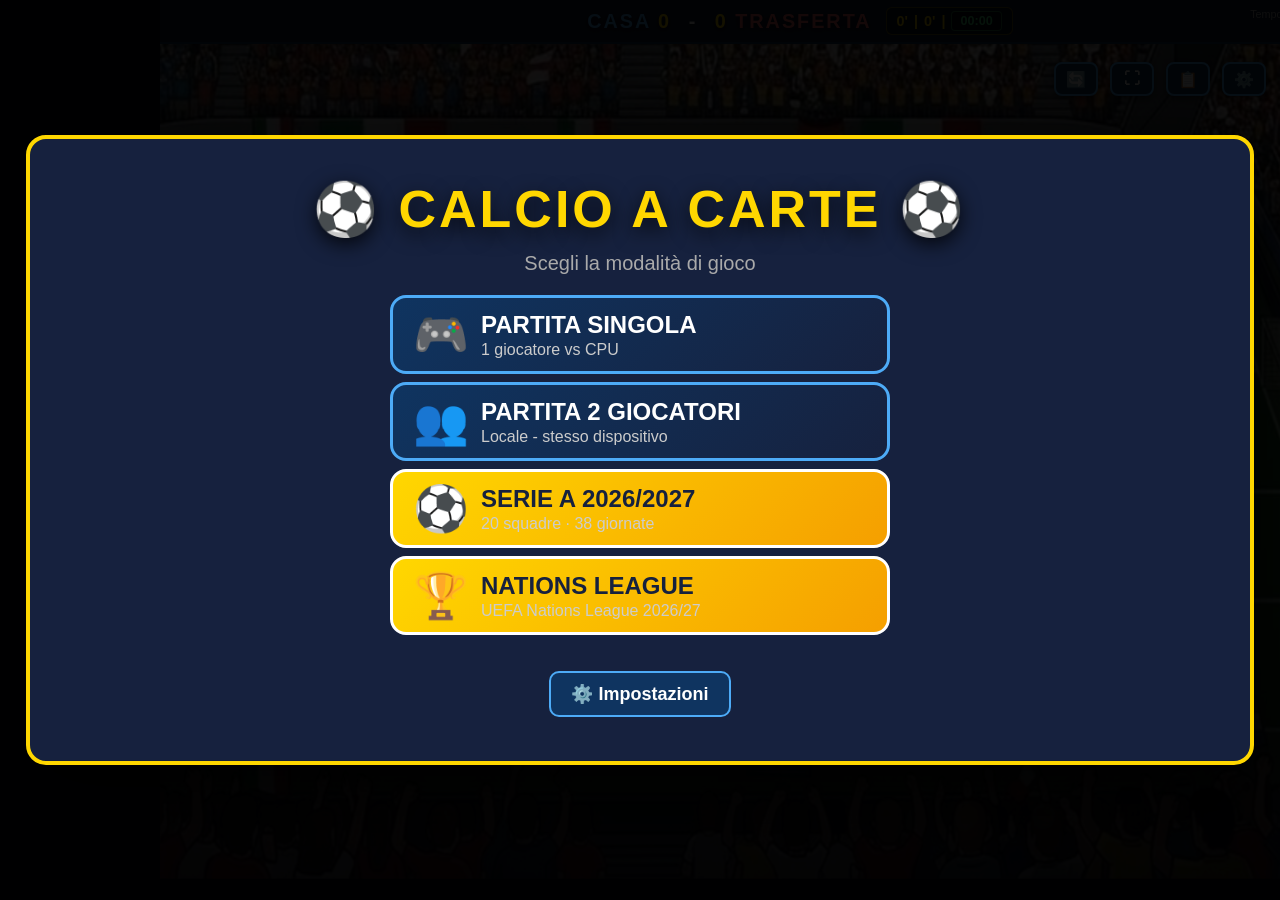
<file: index.html>
<!DOCTYPE html>
<html lang="it">
<head>
<meta charset="UTF-8">
<!-- Viewport fissa 1600px: su cellulare mostra la scena identica al PC, scalata -->
<meta name="viewport" content="width=1600, user-scalable=yes, viewport-fit=cover">
<meta name="apple-mobile-web-app-capable" content="yes">
<meta name="mobile-web-app-capable" content="yes">
<meta name="apple-mobile-web-app-status-bar-style" content="black-translucent">
<meta name="theme-color" content="#0a0a15">
<title>Calcio a Carte</title>
<link rel="icon" href="data:image/svg+xml,<svg xmlns='http://www.w3.org/2000/svg' viewBox='0 0 100 100'><text y='.9em' font-size='90'>⚽</text></svg>">
<link rel="manifest" href="manifest.json">
<link rel="stylesheet" href="style.css">
</head>
<body>

<div class="avviso-ruota" id="avviso-ruota">
  <div class="icona-ruota">📱</div>
  <h2>RUOTA IL DISPOSITIVO</h2>
  <p>Per giocare a Calcio a Carte, ruota il telefono in orizzontale (landscape).</p>
</div>

<div class="app" id="app">
  <div class="topbar">
    <div class="risultato-wrapper">
      <div class="risultato">
        <span class="casa" id="nome-casa">CASA</span>
        <span id="punteggio-casa">0</span>
        <span class="sep">-</span>
        <span id="punteggio-trasferta">0</span>
        <span class="trasferta" id="nome-trasferta">TRASFERTA</span>
      </div>
      <div class="minuto">
        <span class="parziale" id="minuto-parziale">0'</span>
        <span class="sep-min">|</span>
        <span class="totale" id="minuto-totale">0'</span>
        <span class="sep-min">|</span>
        <span class="timer" id="timer-partita">00:00</span>
      </div>
    </div>
    <div class="info-top">Tempo <span id="tempo">1°</span> · Mano <span id="mano">1</span>/46<br>Palla <span id="zona-palla">Z3</span> · <span id="attacco-lato">→</span></div>
  </div>
  <div class="topbar-buttons">
    <button class="btn-icona" onclick="apriSostituzioni()" id="btn-sostituzioni" title="Sostituzioni">🔄</button>
    <button class="btn-icona" onclick="toggleFullscreen()" id="btn-fullscreen" title="Schermo intero">⛶</button>
    <button class="btn-icona" onclick="apriLog()">📋</button>
    <button class="btn-icona" onclick="apriImpostazioni()">⚙️</button>
  </div>

  <div class="banner-top" id="banner-top">
    <div class="info-mano"><div class="titolo" id="titolo-mano">Contrasto</div><div class="turno-label" id="turno-label"></div></div>
    <div class="riga-alta">
      <div class="pila-bonus-wrapper"><div class="pila-bonus"><div class="pila-titolo">BONUS</div><div class="pila-carte" id="bonus-pila"></div><div class="pila-count bonus" id="bonus-count">12</div></div></div>
      <div class="bonus-tu-wrapper"><div class="bonus-label">I TUOI BONUS</div><div class="bonus-slots" id="bonus-slots-tu"><div class="bonus-slot" data-slot="0"></div><div class="bonus-slot" data-slot="1"></div><div class="bonus-slot" data-slot="2"></div></div></div>
      <div class="pile-wrapper" style="display:flex; gap:18px; align-items:center;">
        <div class="pila"><div class="pila-titolo">MAZZO</div><div class="pila-carte" id="mazzo-pila"></div><div class="pila-count mazzo" id="mazzo-count">0</div></div>
        <div class="pila"><div class="pila-titolo">SCARTI</div><div class="pila-carte" id="scarti-pila"></div><div class="pila-count scarto" id="scarti-count">0</div></div>
      </div>
      <div class="bonus-cpu-slots"><div class="bonus-cpu-label">CPU</div><div class="bonus-cpu-slot" id="bonus-cpu-slot-0"></div><div class="bonus-cpu-slot" id="bonus-cpu-slot-1"></div><div class="bonus-cpu-slot" id="bonus-cpu-slot-2"></div></div>
    </div>
  </div>

  <div class="carte-overlay" id="carte-overlay">
    <div class="carte-overlay-inner">
      <div class="carte-overlay-titolo" id="carte-overlay-titolo">SCEGLI UNA CARTA</div>
      <div class="carte-overlay-sottotitolo" id="carte-overlay-sottotitolo">Seme: Palla ⚽</div>
      <div class="carte-overlay-riga">
        <div class="seme-carta-wrapper"><div class="seme-carta-label" id="seme-carta-label">SEME GUIDA</div><div id="slot-cpu-carta"></div></div>
        <div class="carte-overlay-carte" id="carte-overlay-carte"></div>
      </div>
      <div class="info-carte"><span>Mazzo: <strong id="info-mazzo">52</strong></span><span>Scarti: <strong id="info-scarti">0</strong></span><span>Streak: <strong id="info-streak">0</strong>/3</span></div>
      <div class="carte-overlay-azioni" id="azioni-container"></div>
    </div>
  </div>

  <div class="area-gioco">
    <div class="scena-wrapper" id="scena-wrapper">
      <div class="scena" id="scena">
        <div class="stadio-sfondo"></div>
        <div class="campo-area"><div class="zone" id="zone"></div></div>
        <div class="palla-volante" id="palla-volante"></div>
        <div class="flash-vincitore" id="flash"></div>
      </div>
    </div>
  </div>
</div>

<div class="bonus-choice-overlay" id="bonus-choice-overlay"><div class="bonus-choice-box"><div class="bonus-choice-titolo" id="bonus-choice-titolo">USA CARTA BONUS?</div><div class="bonus-choice-sottotitolo" id="bonus-choice-sottotitolo">Vuoi usare questa carta?</div><div class="bonus-choice-carta" id="bonus-choice-carta"><span class="icona-grande" id="bonus-choice-icona">⭐</span><span class="nome" id="bonus-choice-nome">Contrasto Sicuro</span></div><div class="bonus-choice-azioni" id="bonus-choice-azioni"></div><div class="bonus-choice-timer" id="bonus-choice-timer"></div></div></div>

<div class="goal-banner" id="goal-banner"><div class="goal-banner-text" id="goal-banner-text">GGGOOOAAALLL</div></div>
<div class="moneta-animazione nascosta" id="moneta-animazione"><div class="moneta-gira" id="moneta-gira">🪙</div><div class="moneta-testo" id="moneta-testo">Lancio della moneta...</div></div>
<div class="bonus-banner" id="bonus-banner"></div>

<div class="banner-mano" id="banner-mano">
  <div class="banner-mano-box">
    <div class="banner-mano-vincitore" id="banner-vincitore">TU VINCI!</div>
    <div class="banner-mano-carte">
      <div class="banner-mano-carta casa"><div class="chi">Casa</div><div id="banner-carta-casa"></div></div>
      <div class="banner-mano-vs">VS</div>
      <div class="banner-mano-carta seme-centrale"><div class="chi">Seme</div><div id="banner-carta-seme"></div></div>
      <div class="banner-mano-vs">VS</div>
      <div class="banner-mano-carta trasferta"><div class="chi">Trasferta</div><div id="banner-carta-trasferta"></div></div>
    </div>
    <div class="banner-mano-seme" id="banner-seme">Seme: Palla ⚽</div>
    <div class="banner-mano-motivo" id="banner-motivo"></div>
  </div>
</div>

<div class="modale" id="modale"><div class="modale-box" id="modale-box"></div></div>

<div id="banner-riavvio" style="display:none; position:fixed; inset:0; background:rgba(0,0,0,0.85); z-index:9999; align-items:center; justify-content:center; flex-direction:column; gap:20px;">
  <h2 style="color:#ffd700; font-size:36px; text-align:center;">Vuoi ricominciare la partita?</h2>
  <div style="display:flex; gap:20px;">
    <button class="primario" onclick="eseguiRiavvio()" style="font-size:24px; padding:20px 40px;">SÌ</button>
    <button onclick="annullaRiavvio()" style="font-size:24px; padding:20px 40px; background:#8B2020; border-color:#ff6b6b;">NO</button>
  </div>
</div>

<!-- ============================================================
     SCHERMATA DIFFICOLTÀ
     ============================================================ -->
<div class="difficolta-screen" id="difficolta-screen">
  <div class="difficolta-box">
    <div class="difficolta-titolo">SCEGLI DIFFICOLTÀ</div>
    <div class="difficolta-sottotitolo">Numero di carte in mano (vale per entrambi)</div>
    <div class="difficolta-lista">
      <button class="difficolta-btn" onclick="selezionaDifficolta('facile')">
        <div class="diff-icona">🟢</div>
        <div class="diff-testo">
          <div class="diff-nome">FACILE</div>
          <div class="diff-descr">5 carte in mano · più scelta, più possibilità</div>
        </div>
      </button>
      <button class="difficolta-btn" onclick="selezionaDifficolta('normale')">
        <div class="diff-icona">🟡</div>
        <div class="diff-testo">
          <div class="diff-nome">NORMALE</div>
          <div class="diff-descr">4 carte in mano · equilibrio</div>
        </div>
      </button>
      <button class="difficolta-btn" onclick="selezionaDifficolta('difficile')">
        <div class="diff-icona">🔴</div>
        <div class="diff-testo">
          <div class="diff-nome">DIFFICILE</div>
          <div class="diff-descr">3 carte in mano · meno scelta, più tensione</div>
        </div>
      </button>
    </div>
  </div>
</div>

<script>
  // Blocca bounce e pinch-to-zoom su iOS Safari (non blocca i tap singoli)
  document.addEventListener('touchmove', function(e) {
    if (e.touches.length > 1) e.preventDefault();
  }, { passive: false });
  document.addEventListener('gesturestart', function(e) { e.preventDefault(); });
  document.addEventListener('gesturechange', function(e) { e.preventDefault(); });
  document.addEventListener('gestureend', function(e) { e.preventDefault(); });
</script>

<script src="divise.js"></script>
<script src="ammonizioni.js"></script>
<script src="nazionali.js"></script>
<script src="game.js"></script>
</body>
</html>
</file>
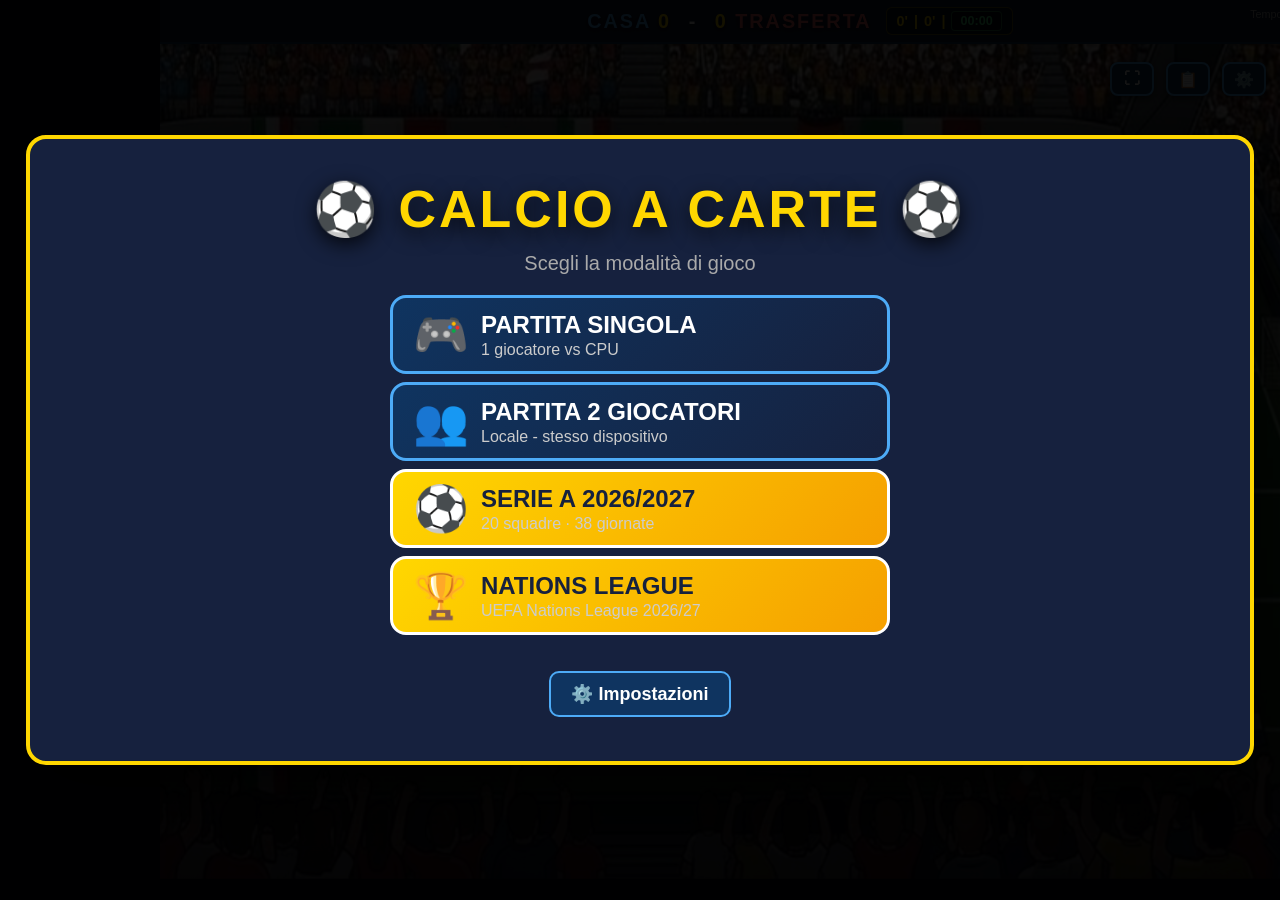
<file:  index.html>
<!DOCTYPE html>
<html lang="it">
<head>
<meta charset="UTF-8">
<!-- Viewport fissa 1600px: su cellulare mostra la scena identica al PC, scalata -->
<meta name="viewport" content="width=1600, user-scalable=yes, viewport-fit=cover">
<meta name="apple-mobile-web-app-capable" content="yes">
<meta name="mobile-web-app-capable" content="yes">
<meta name="apple-mobile-web-app-status-bar-style" content="black-translucent">
<meta name="theme-color" content="#0a0a15">
<title>Calcio a Carte</title>
<link rel="icon" href="data:image/svg+xml,<svg xmlns='http://www.w3.org/2000/svg' viewBox='0 0 100 100'><text y='.9em' font-size='90'>⚽</text></svg>">
<link rel="manifest" href="manifest.json">
<link rel="stylesheet" href="style.css">
</head>
<body>

<div class="avviso-ruota" id="avviso-ruota">
  <div class="icona-ruota">📱</div>
  <h2>RUOTA IL DISPOSITIVO</h2>
  <p>Per giocare a Calcio a Carte, ruota il telefono in orizzontale (landscape).</p>
</div>

<div class="app" id="app">
  <div class="topbar">
    <div class="risultato-wrapper">
      <div class="risultato">
        <span class="casa" id="nome-casa">CASA</span>
        <span id="punteggio-casa">0</span>
        <span class="sep">-</span>
        <span id="punteggio-trasferta">0</span>
        <span class="trasferta" id="nome-trasferta">TRASFERTA</span>
      </div>
      <div class="minuto">
        <span class="parziale" id="minuto-parziale">0'</span>
        <span class="sep-min">|</span>
        <span class="totale" id="minuto-totale">0'</span>
        <span class="sep-min">|</span>
        <span class="timer" id="timer-partita">00:00</span>
      </div>
    </div>
    <div class="info-top">Tempo <span id="tempo">1°</span> · Mano <span id="mano">1</span>/46<br>Palla <span id="zona-palla">Z3</span> · <span id="attacco-lato">→</span></div>
  </div>
  <div class="topbar-buttons">
    <button class="btn-icona" onclick="toggleFullscreen()" id="btn-fullscreen" title="Schermo intero">⛶</button>
    <button class="btn-icona" onclick="apriLog()">📋</button>
    <button class="btn-icona" onclick="apriImpostazioni()">⚙️</button>
  </div>

  <div class="banner-top" id="banner-top">
    <div class="info-mano"><div class="titolo" id="titolo-mano">Contrasto</div><div class="turno-label" id="turno-label"></div></div>
    <div class="riga-alta">
      <div class="pila-bonus-wrapper"><div class="pila-bonus"><div class="pila-titolo">BONUS</div><div class="pila-carte" id="bonus-pila"></div><div class="pila-count bonus" id="bonus-count">12</div></div></div>
      <div class="bonus-tu-wrapper"><div class="bonus-label">I TUOI BONUS</div><div class="bonus-slots" id="bonus-slots-tu"><div class="bonus-slot" data-slot="0"></div><div class="bonus-slot" data-slot="1"></div><div class="bonus-slot" data-slot="2"></div></div></div>
      <div class="pile-wrapper" style="display:flex; gap:18px; align-items:center;">
        <div class="pila"><div class="pila-titolo">MAZZO</div><div class="pila-carte" id="mazzo-pila"></div><div class="pila-count mazzo" id="mazzo-count">0</div></div>
        <div class="pila"><div class="pila-titolo">SCARTI</div><div class="pila-carte" id="scarti-pila"></div><div class="pila-count scarto" id="scarti-count">0</div></div>
      </div>
      <div class="bonus-cpu-slots"><div class="bonus-cpu-label">CPU</div><div class="bonus-cpu-slot" id="bonus-cpu-slot-0"></div><div class="bonus-cpu-slot" id="bonus-cpu-slot-1"></div><div class="bonus-cpu-slot" id="bonus-cpu-slot-2"></div></div>
    </div>
  </div>

  <div class="carte-overlay" id="carte-overlay">
    <div class="carte-overlay-inner">
      <div class="carte-overlay-titolo" id="carte-overlay-titolo">SCEGLI UNA CARTA</div>
      <div class="carte-overlay-sottotitolo" id="carte-overlay-sottotitolo">Seme: Palla ⚽</div>
      <div class="carte-overlay-riga">
        <div class="seme-carta-wrapper"><div class="seme-carta-label" id="seme-carta-label">SEME GUIDA</div><div id="slot-cpu-carta"></div></div>
        <div class="carte-overlay-carte" id="carte-overlay-carte"></div>
      </div>
      <div class="info-carte"><span>Mazzo: <strong id="info-mazzo">52</strong></span><span>Scarti: <strong id="info-scarti">0</strong></span><span>Streak: <strong id="info-streak">0</strong>/3</span></div>
      <div class="carte-overlay-azioni" id="azioni-container"></div>
    </div>
  </div>

  <div class="area-gioco">
    <div class="scena-wrapper" id="scena-wrapper">
      <div class="scena" id="scena">
        <div class="stadio-sfondo"></div>
        <div class="campo-area"><div class="zone" id="zone"></div></div>
        <div class="palla-volante" id="palla-volante"></div>
        <div class="flash-vincitore" id="flash"></div>
      </div>
    </div>
  </div>
</div>

<div class="bonus-choice-overlay" id="bonus-choice-overlay"><div class="bonus-choice-box"><div class="bonus-choice-titolo" id="bonus-choice-titolo">USA CARTA BONUS?</div><div class="bonus-choice-sottotitolo" id="bonus-choice-sottotitolo">Vuoi usare questa carta?</div><div class="bonus-choice-carta" id="bonus-choice-carta"><span class="icona-grande" id="bonus-choice-icona">⭐</span><span class="nome" id="bonus-choice-nome">Contrasto Sicuro</span></div><div class="bonus-choice-azioni" id="bonus-choice-azioni"></div><div class="bonus-choice-timer" id="bonus-choice-timer"></div></div></div>

<div class="goal-banner" id="goal-banner"><div class="goal-banner-text" id="goal-banner-text">GGGOOOAAALLL</div></div>
<div class="moneta-animazione nascosta" id="moneta-animazione"><div class="moneta-gira" id="moneta-gira">🪙</div><div class="moneta-testo" id="moneta-testo">Lancio della moneta...</div></div>
<div class="bonus-banner" id="bonus-banner"></div>

<div class="banner-mano" id="banner-mano">
  <div class="banner-mano-box">
    <div class="banner-mano-vincitore" id="banner-vincitore">TU VINCI!</div>
    <div class="banner-mano-carte">
      <div class="banner-mano-carta casa"><div class="chi">Casa</div><div id="banner-carta-casa"></div></div>
      <div class="banner-mano-vs">VS</div>
      <div class="banner-mano-carta seme-centrale"><div class="chi">Seme</div><div id="banner-carta-seme"></div></div>
      <div class="banner-mano-vs">VS</div>
      <div class="banner-mano-carta trasferta"><div class="chi">Trasferta</div><div id="banner-carta-trasferta"></div></div>
    </div>
    <div class="banner-mano-seme" id="banner-seme">Seme: Palla ⚽</div>
    <div class="banner-mano-motivo" id="banner-motivo"></div>
  </div>
</div>

<div class="modale" id="modale"><div class="modale-box" id="modale-box"></div></div>

<div id="banner-riavvio" style="display:none; position:fixed; inset:0; background:rgba(0,0,0,0.85); z-index:9999; align-items:center; justify-content:center; flex-direction:column; gap:20px;">
  <h2 style="color:#ffd700; font-size:36px; text-align:center;">Vuoi ricominciare la partita?</h2>
  <div style="display:flex; gap:20px;">
    <button class="primario" onclick="eseguiRiavvio()" style="font-size:24px; padding:20px 40px;">SÌ</button>
    <button onclick="annullaRiavvio()" style="font-size:24px; padding:20px 40px; background:#8B2020; border-color:#ff6b6b;">NO</button>
  </div>
</div>

<script>
  // Blocca bounce e pinch-to-zoom su iOS Safari (non blocca i tap singoli)
  document.addEventListener('touchmove', function(e) {
    if (e.touches.length > 1) e.preventDefault();
  }, { passive: false });
  document.addEventListener('gesturestart', function(e) { e.preventDefault(); });
  document.addEventListener('gesturechange', function(e) { e.preventDefault(); });
  document.addEventListener('gestureend', function(e) { e.preventDefault(); });
</script>

<script src="divise.js"></script>
<script src="ammonizioni.js"></script>
<script src="game.js"></script>
</body>
</html>
</file>
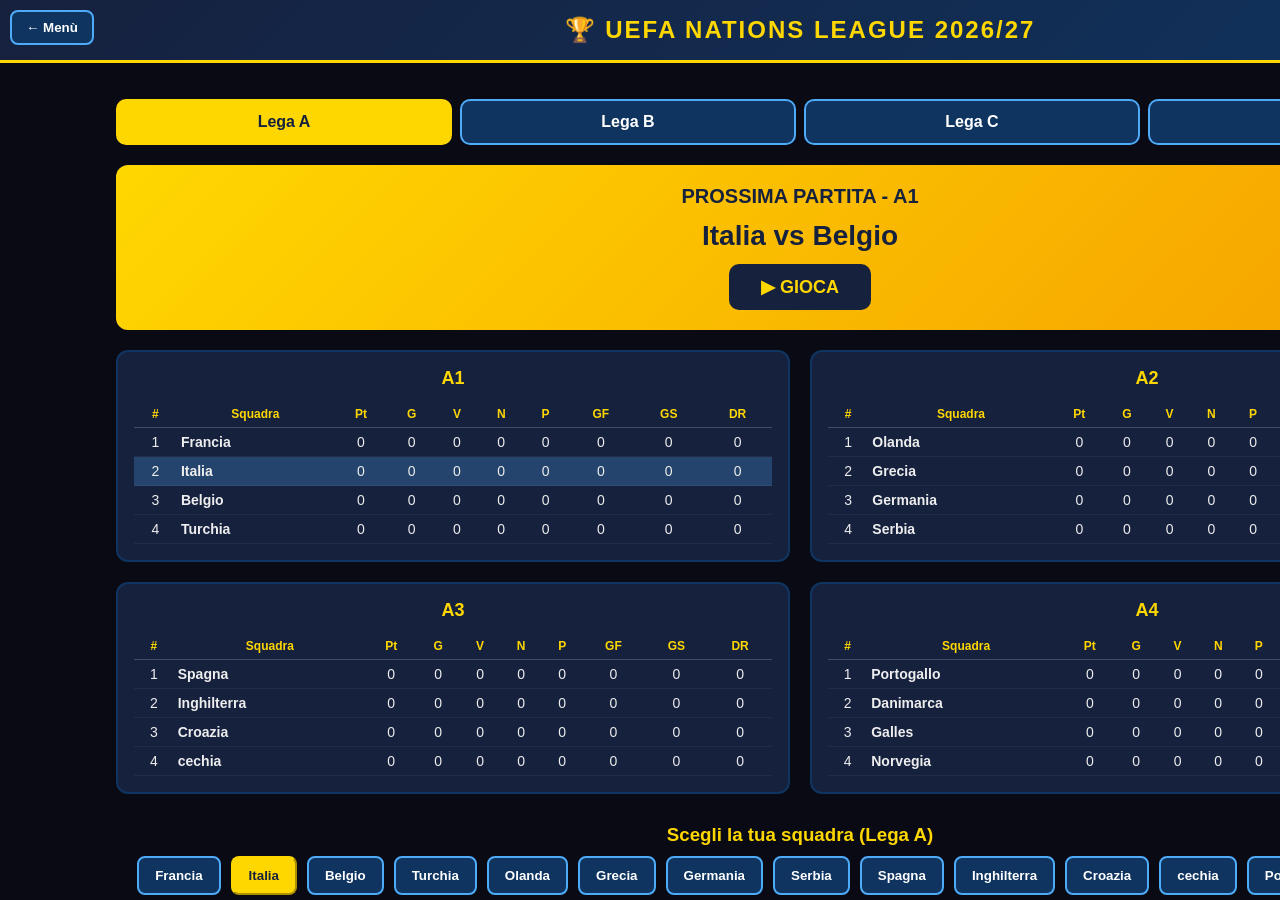
<file: nations-league.html>
<!DOCTYPE html>
<html lang="it">
<head>
<meta charset="UTF-8">
<meta name="viewport" content="width=1600, user-scalable=yes">
<title>UEFA Nations League 2026/27</title>
<link rel="icon" href="data:image/svg+xml,<svg xmlns='http://www.w3.org/2000/svg' viewBox='0 0 100 100'><text y='.9em' font-size='90'>🏆</text></svg>">
<style>
  /* Stili simili a seriea2027.html per coerenza */
  * { box-sizing: border-box; margin: 0; padding: 0; }
  body { font-family: 'Segoe UI', Tahoma, sans-serif; background: #0a0a15; color: #eee; min-width: 1600px; }
  .app { display: flex; flex-direction: column; height: 100vh; overflow-y: auto; }
  .header { background: linear-gradient(135deg, #16213e, #0f3460); padding: 16px; text-align: center; border-bottom: 3px solid #ffd700; position: sticky; top: 0; z-index: 10; }
  .header h1 { font-size: 24px; color: #ffd700; letter-spacing: 2px; }
  .content { padding: 16px; max-width: 1400px; margin: 0 auto; width: 100%; padding-bottom: 40px; }
  .torna-menu { position: fixed; top: 10px; left: 10px; z-index: 20; background: #0f3460; border: 2px solid #4dabf7; color: #fff; padding: 8px 14px; border-radius: 8px; cursor: pointer; font-weight: bold; }
  .torna-menu:hover { background: #4dabf7; color: #16213e; }
  .lega-tabs { display: flex; gap: 8px; margin: 20px 0; }
  .lega-tab { flex: 1; background: #0f3460; border: 2px solid #4dabf7; color: #fff; padding: 12px; border-radius: 10px; cursor: pointer; font-weight: bold; font-size: 16px; text-align: center; }
  .lega-tab.attivo { background: #ffd700; color: #16213e; border-color: #ffd700; }
  .gironi-grid { display: grid; grid-template-columns: repeat(2, 1fr); gap: 20px; }
  .girone-box { background: #16213e; border: 2px solid #0f3460; border-radius: 12px; padding: 16px; }
  .girone-box h3 { color: #ffd700; font-size: 18px; margin-bottom: 12px; text-align: center; }
  .classifica-girone { width: 100%; border-collapse: collapse; font-size: 14px; }
  .classifica-girone th { color: #ffd700; font-size: 12px; padding: 6px 4px; border-bottom: 1px solid rgba(255,255,255,0.2); }
  .classifica-girone td { padding: 6px 4px; border-bottom: 1px solid rgba(255,255,255,0.05); text-align: center; }
  .classifica-girone td:nth-child(2) { text-align: left; font-weight: bold; }
  .classifica-girone tr.tua { background: rgba(77,171,247,0.25); }
  .prossima-partita-box { background: linear-gradient(135deg, #ffd700, #f59f00); border-radius: 12px; padding: 20px; margin: 20px 0; text-align: center; color: #16213e; }
  .prossima-partita-box h3 { font-size: 20px; margin-bottom: 12px; }
  .prossima-partita-box .vs { font-size: 28px; font-weight: 900; margin: 12px 0; }
  .prossima-partita-box button { background: #16213e; color: #ffd700; border: none; padding: 12px 32px; border-radius: 10px; font-size: 18px; font-weight: bold; cursor: pointer; }
  .prossima-partita-box button:hover { background: #000; }
  .modale { position: fixed; inset: 0; background: rgba(0,0,0,0.9); display: flex; align-items: center; justify-content: center; z-index: 100; }
  .modale.nascosto { display: none; }
  .modale-box { background: #16213e; border: 3px solid #ffd700; border-radius: 16px; padding: 24px; max-width: 600px; width: 90%; text-align: center; }
  .modale-box h2 { color: #ffd700; margin-bottom: 16px; }
</style>
</head>
<body>
<button class="torna-menu" onclick="location.href='index.html'">← Menù</button>
<div class="app">
  <div class="header">
    <h1>🏆 UEFA NATIONS LEAGUE 2026/27</h1>
  </div>
  <div class="content" id="content">
    <!-- Contenuto dinamico -->
  </div>
</div>
<div class="modale nascosto" id="modale"><div class="modale-box" id="modale-box"></div></div>

<script src="divise.js"></script>
<script src="nazionali.js"></script>
<script>
// --- STRUTTURA DELLE LEGHE E GIRONI ---
const STRUTTURA_LEGHE = {
  A: { nome: 'Lega A', gironi: {
    A1: ['francia', 'italia', 'belgio', 'turchia'],
    A2: ['olanda', 'grecia', 'germania', 'serbia'],
    A3: ['spagna', 'inghilterra', 'croazia', 'cechia'],
    A4: ['portogallo', 'danimarca', 'galles', 'norvegia']
  }},
  B: { nome: 'Lega B', gironi: {
    B1: ['scozia', 'ucraina', 'irlanda', 'albania'],
    B2: ['svezia', 'repubblica_ceca', 'slovacchia', 'finlandia'],
    B3: ['norvegia', 'romania', 'slovenia', 'bosnia_erzegovina'],
    B4: ['galles', 'grecia', 'islanda', 'georgia'] // Nota: Galles e Grecia sono in A nel tuo file, ma per completezza li metto qui
  }},
  C: { nome: 'Lega C', gironi: {
    C1: ['macedonia_del_nord', 'bulgaria', 'irlanda_del_nord', 'kosovo'],
    C2: ['armenia', 'bielorussia', 'lussemburgo', 'azerbaigjan'],
    C3: ['cipro', 'estonia', 'lituania', 'latvia'],
    C4: ['faroer', 'kazakistan', 'moldova', 'malta']
  }},
  D: { nome: 'Lega D', gironi: {
    D1: ['gibilterra', 'liechtenstein', 'san_marino', 'andorra'],
    D2: ['isole_faroer', 'manx'] // Girone ridotto all'osso per semplicità
  }}
};

// --- STATO DEL TORNEO ---
let stato = {
  legaAttiva: 'A',
  squadraScelta: 'italia',
  risultati: {}, // { 'A1_0': [2,1], ... } chiave: girone_indicePartita
  giornate: {}, // Per tenere traccia della giornata corrente per girone
  calendario: {} // Generato dinamicamente
};

const STORAGE_KEY = 'nations_league_2027_v1';

// --- FUNZIONI DI SALVATAGGIO ---
function salvaStato() {
  localStorage.setItem(STORAGE_KEY, JSON.stringify(stato));
}
function caricaStato() {
  const s = localStorage.getItem(STORAGE_KEY);
  if (s) {
    try { stato = JSON.parse(s); } catch(e) { console.error(e); }
  }
}

// --- GENERAZIONE CALENDARIO (Round Robin) ---
function generaCalendario(squadre) {
  const n = squadre.length;
  if (n < 2) return [];
  const giornate = [];
  const squadreCopia = [...squadre];
  if (n % 2 !== 0) squadreCopia.push(null); // BYE
  const numGiornate = squadreCopia.length - 1;
  const meta = squadreCopia.length / 2;
  for (let g = 0; g < numGiornate; g++) {
    const giornata = [];
    for (let i = 0; i < meta; i++) {
      const casa = squadreCopia[i];
      const trasferta = squadreCopia[squadreCopia.length - 1 - i];
      if (casa && trasferta) {
        // Alterna casa/trasferta per il ritorno
        if (g % 2 === 0) giornata.push({ casa, trasferta });
        else giornata.push({ casa: trasferta, trasferta: casa });
      }
    }
    giornate.push(giornata);
    // Rotazione
    squadreCopia.splice(1, 0, squadreCopia.pop());
  }
  // Ritorno
  const ritorno = giornate.map(g => g.map(p => ({ casa: p.trasferta, trasferta: p.casa })));
  return [...giornate, ...ritorno];
}

// Inizializza il calendario per tutti i gironi
function inizializzaCalendario() {
  for (const lega in STRUTTURA_LEGHE) {
    for (const girone in STRUTTURA_LEGHE[lega].gironi) {
      const squadre = STRUTTURA_LEGHE[lega].gironi[girone];
      stato.calendario[girone] = generaCalendario(squadre);
    }
  }
}

// --- FUNZIONI PER LA CLASSIFICA ---
function calcolaClassifica(gironeId) {
  const squadre = STRUTTURA_LEGHE[stato.legaAttiva].gironi[gironeId];
  const tab = {};
  squadre.forEach(sq => tab[sq] = { squadra: sq, punti: 0, giocate: 0, vinte: 0, pareggi: 0, perse: 0, gf: 0, gs: 0, dr: 0 });
  
  const calendario = stato.calendario[gironeId];
  if (!calendario) return Object.values(tab);
  
  calendario.forEach((giornata, gIdx) => {
    giornata.forEach((partita, pIdx) => {
      const key = `${gironeId}_${gIdx}_${pIdx}`;
      const res = stato.risultati[key];
      if (!res) return;
      
      const casa = partita.casa;
      const trasferta = partita.trasferta;
      const gc = res[0], gt = res[1];
      
      const c = tab[casa], t = tab[trasferta];
      if (!c || !t) return;
      
      c.giocate++; t.giocate++;
      c.gf += gc; c.gs += gt;
      t.gf += gt; t.gs += gc;
      
      if (gc > gt) { c.punti += 3; c.vinte++; t.perse++; }
      else if (gc < gt) { t.punti += 3; t.vinte++; c.perse++; }
      else { c.punti++; t.punti++; c.pareggi++; t.pareggi++; }
      
      c.dr = c.gf - c.gs;
      t.dr = t.gf - t.gs;
    });
  });
  
  return Object.values(tab).sort((a,b) => b.punti - a.punti || b.dr - a.dr || b.gf - a.gf);
}

// --- RENDER ---
function render() {
  const content = document.getElementById('content');
  let html = '';
  
  // Tabs per le leghe
  html += '<div class="lega-tabs">';
  for (const lega in STRUTTURA_LEGHE) {
    html += `<div class="lega-tab ${stato.legaAttiva === lega ? 'attivo' : ''}" onclick="cambiaLega('${lega}')">${STRUTTURA_LEGHE[lega].nome}</div>`;
  }
  html += '</div>';
  
  // Prossima partita della squadra scelta
  const prossima = trovaProssimaPartita(stato.squadraScelta, stato.legaAttiva);
  if (prossima) {
    const nomeCasa = SQUADRE_NAZIONALI[prossima.casa]?.nome || prossima.casa;
    const nomeTrasf = SQUADRE_NAZIONALI[prossima.trasferta]?.nome || prossima.trasferta;
    html += `<div class="prossima-partita-box">
      <h3>PROSSIMA PARTITA - ${prossima.girone}</h3>
      <div class="vs">${nomeCasa} vs ${nomeTrasf}</div>
      <button onclick="giocaPartita('${prossima.girone}', ${prossima.gIdx}, ${prossima.pIdx})">▶ GIOCA</button>
    </div>`;
  } else {
    html += `<div class="prossima-partita-box" style="background:#16213e;color:#ffd700">
      <h3>Nessuna partita in programma per ${SQUADRE_NAZIONALI[stato.squadraScelta]?.nome || stato.squadraScelta} in ${STRUTTURA_LEGHE[stato.legaAttiva].nome}</h3>
    </div>`;
  }
  
  // Gironi
  html += '<div class="gironi-grid">';
  for (const gironeId in STRUTTURA_LEGHE[stato.legaAttiva].gironi) {
    const classifica = calcolaClassifica(gironeId);
    html += `<div class="girone-box">
      <h3>${gironeId}</h3>
      <table class="classifica-girone">
        <tr><th>#</th><th>Squadra</th><th>Pt</th><th>G</th><th>V</th><th>N</th><th>P</th><th>GF</th><th>GS</th><th>DR</th></tr>`;
    classifica.forEach((t, idx) => {
      const nome = SQUADRE_NAZIONALI[t.squadra]?.nome || t.squadra;
      const isTua = t.squadra === stato.squadraScelta ? 'tua' : '';
      html += `<tr class="${isTua}">
        <td>${idx+1}</td>
        <td>${nome}</td>
        <td>${t.punti}</td>
        <td>${t.giocate}</td>
        <td>${t.vinte}</td>
        <td>${t.pareggi}</td>
        <td>${t.perse}</td>
        <td>${t.gf}</td>
        <td>${t.gs}</td>
        <td>${t.dr > 0 ? '+' : ''}${t.dr}</td>
      </tr>`;
    });
    html += `</table></div>`;
  }
  html += '</div>';
  
  // Selettore squadra (per debug / scelta)
  html += `<div style="margin-top:30px; text-align:center;">
    <h3 style="color:#ffd700; margin-bottom:10px;">Scegli la tua squadra (Lega ${stato.legaAttiva})</h3>
    <div style="display:flex; flex-wrap:wrap; gap:10px; justify-content:center;">`;
  for (const gironeId in STRUTTURA_LEGHE[stato.legaAttiva].gironi) {
    STRUTTURA_LEGHE[stato.legaAttiva].gironi[gironeId].forEach(sqId => {
      const nome = SQUADRE_NAZIONALI[sqId]?.nome || sqId;
      const sel = sqId === stato.squadraScelta ? 'background:#ffd700;color:#16213e;border-color:#ffd700;' : 'background:#0f3460;color:#fff;border:2px solid #4dabf7;';
      html += `<button style="${sel} padding:10px 16px; border-radius:8px; cursor:pointer; font-weight:bold;" onclick="selezionaSquadra('${sqId}')">${nome}</button>`;
    });
  }
  html += `</div></div>`;
  
  content.innerHTML = html;
}

function cambiaLega(lega) {
  stato.legaAttiva = lega;
  salvaStato();
  render();
}

function selezionaSquadra(sqId) {
  stato.squadraScelta = sqId;
  salvaStato();
  render();
}

function trovaProssimaPartita(sqId, lega) {
  for (const gironeId in STRUTTURA_LEGHE[lega].gironi) {
    const calendario = stato.calendario[gironeId];
    if (!calendario) continue;
    for (let gIdx = 0; gIdx < calendario.length; gIdx++) {
      const giornata = calendario[gIdx];
      for (let pIdx = 0; pIdx < giornata.length; pIdx++) {
        const p = giornata[pIdx];
        if (p.casa !== sqId && p.trasferta !== sqId) continue;
        const key = `${gironeId}_${gIdx}_${pIdx}`;
        if (!stato.risultati[key]) {
          return { girone: gironeId, gIdx, pIdx, casa: p.casa, trasferta: p.trasferta };
        }
      }
    }
  }
  return null;
}

function giocaPartita(gironeId, gIdx, pIdx) {
  const calendario = stato.calendario[gironeId];
  const partita = calendario[gIdx][pIdx];
  const sqTU = partita.casa === stato.squadraScelta ? partita.casa : partita.trasferta;
  const sqCPU = partita.casa === stato.squadraScelta ? partita.trasferta : partita.casa;
  
  const params = new URLSearchParams({
    torneo: 'nations',
    partita: `${gironeId}_${gIdx}_${pIdx}`,
    sqTU: sqTU,
    sqCPU: sqCPU,
    casa: partita.casa,
    trasferta: partita.trasferta
  });
  location.href = 'index.html?' + params.toString();
}

// --- RICEZIONE RISULTATO ---
function riceviRisultato() {
  const urlParams = new URLSearchParams(window.location.search);
  const idPartita = urlParams.get('risultato');
  if (!idPartita) return false;
  
  const json = localStorage.getItem('campionato_partita_' + idPartita);
  if (!json) return false;
  
  try {
    const risultato = JSON.parse(json);
    localStorage.removeItem('campionato_partita_' + idPartita);
    
    // Parsing dell'ID: girone_gIdx_pIdx
    const parti = idPartita.split('_');
    const gironeId = parti[0];
    const gIdx = parseInt(parti[1]);
    const pIdx = parseInt(parti[2]);
    
    const calendario = stato.calendario[gironeId];
    if (!calendario) return false;
    const partita = calendario[gIdx]?.[pIdx];
    if (!partita) return false;
    
    const sqTU = risultato.sqTU;
    const sqCPU = risultato.sqCPU;
    const golTU = risultato.golTU;
    const golCPU = risultato.golCPU;
    
    const casa = partita.casa;
    const trasferta = partita.trasferta;
    
    let golCasa, golTrasferta;
    if (casa === sqTU) { golCasa = golTU; golTrasferta = golCPU; }
    else { golCasa = golCPU; golTrasferta = golTU; }
    
    stato.risultati[idPartita] = [golCasa, golTrasferta];
    salvaStato();
    
    window.history.replaceState({}, document.title, 'nations-league.html');
    return true;
  } catch(e) {
    console.error('Errore ricezione risultato:', e);
    return false;
  }
}

// --- AVVIO ---
caricaStato();
if (!stato.calendario || Object.keys(stato.calendario).length === 0) {
  inizializzaCalendario();
  salvaStato();
}
riceviRisultato();
render();
</script>
</body>
</html>
</file>
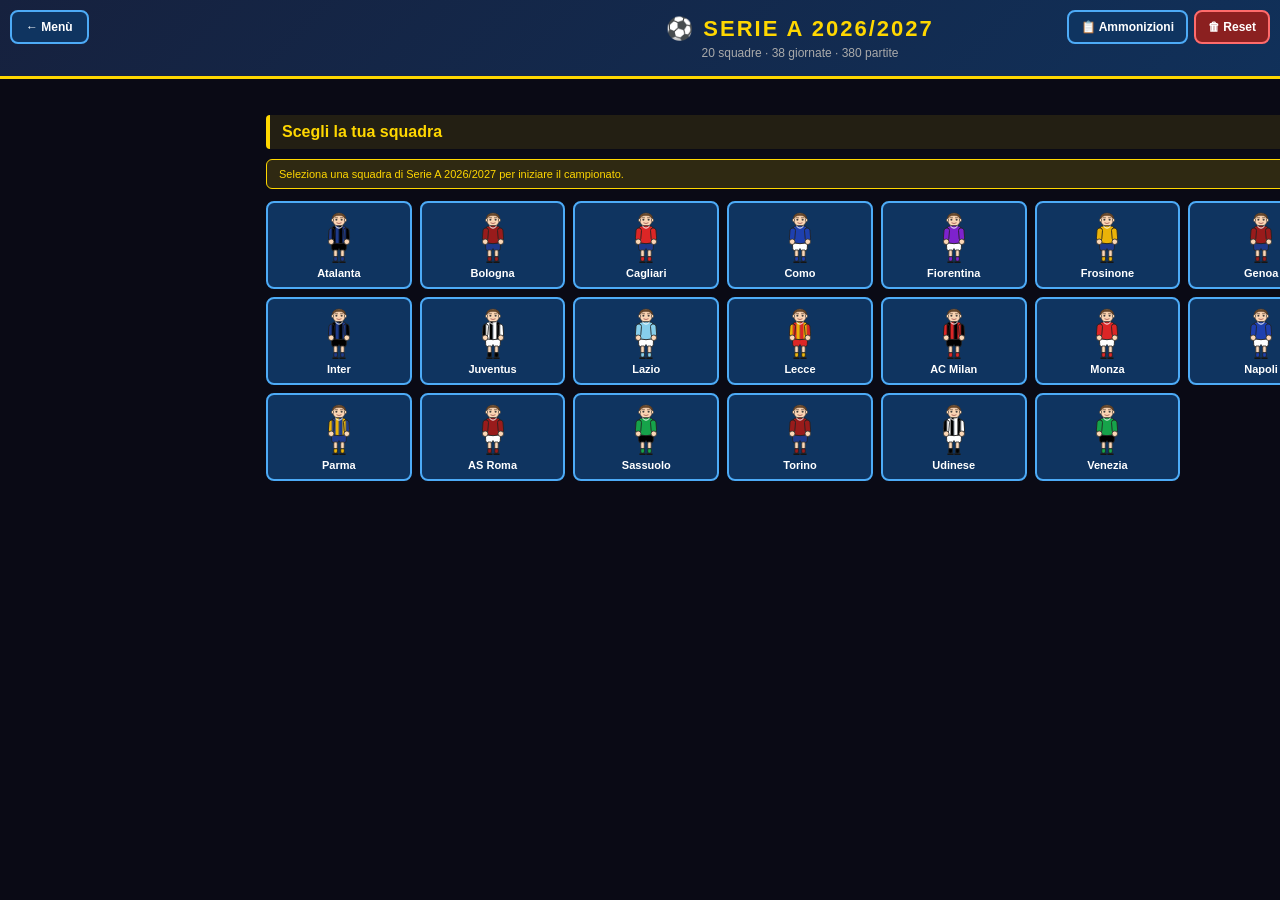
<file: seriea2027.html>
<!DOCTYPE html>
<html lang="it">
<head>
<meta charset="UTF-8">
<!-- Viewport desktop fissa: su cellulare/tablet la pagina si vede identica al PC a schermo intero (scalata) -->
<meta name="viewport" content="width=1600, user-scalable=yes">
<meta name="apple-mobile-web-app-capable" content="yes">
<meta name="mobile-web-app-capable" content="yes">
<meta name="apple-mobile-web-app-status-bar-style" content="black-translucent">
<meta name="theme-color" content="#0a0a15">
<title>Serie A 2026/2027</title>
<link rel="icon" href="data:image/svg+xml,<svg xmlns='http://www.w3.org/2000/svg' viewBox='0 0 100 100'><text y='.9em' font-size='90'>⚽</text></svg>">
<style>
  * { box-sizing: border-box; margin: 0; padding: 0; -webkit-tap-highlight-color: transparent; }
  html, body {
    height: 100%;
    font-family: 'Segoe UI', Tahoma, sans-serif;
    background: #0a0a15;
    color: #eee;
    overflow: hidden;
    user-select: none;
    min-width: 1600px; /* forza il layout desktop anche se lo schermo fisico è più piccolo */
  }
  .app { display: flex; flex-direction: column; height: 100vh; overflow-y: auto; min-width: 1600px; }
  .header {
    background: linear-gradient(135deg, #16213e, #0f3460);
    padding: 16px;
    text-align: center;
    border-bottom: 3px solid #ffd700;
    position: sticky;
    top: 0;
    z-index: 10;
  }
  .header h1 { font-size: 22px; color: #ffd700; letter-spacing: 2px; }
  .header p { font-size: 12px; color: #aaa; margin-top: 4px; }
  .content { padding: 16px; max-width: 1100px; margin: 0 auto; width: 100%; padding-bottom: 40px; }
  .fase-titolo {
    font-size: 16px; color: #ffd700; font-weight: bold;
    margin: 20px 0 10px; padding: 8px 12px;
    background: rgba(255,215,0,0.1); border-left: 4px solid #ffd700;
    border-radius: 4px;
  }
  .classifica-box {
    background: #16213e; border: 2px solid #0f3460; border-radius: 10px;
    padding: 10px; overflow: hidden; margin-bottom: 16px;
  }
  .classifica-box h3 {
    color: #ffd700; font-size: 14px; text-align: center;
    margin-bottom: 8px; padding-bottom: 6px;
    border-bottom: 1px solid rgba(255,215,0,0.3);
  }
  .classifica { width: 100%; border-collapse: collapse; font-size: 12px; }
  .classifica th {
    color: #ffd700; font-size: 10px; padding: 4px 2px;
    text-align: center; border-bottom: 1px solid rgba(255,255,255,0.15);
  }
  .classifica td { padding: 4px 2px; text-align: center; border-bottom: 1px solid rgba(255,255,255,0.05); }
  .classifica td:first-child { text-align: left; font-weight: bold; width: 30px; }
  .classifica td:nth-child(2) { text-align: left; }
  .classifica tr.tua { background: rgba(77,171,247,0.25); }
  .classifica tr.champions td:first-child { color: #4ade80; }
  .classifica tr.europa td:first-child { color: #fbbf24; }
  .classifica tr.relegazione td:first-child { color: #ef4444; }
  .giornata-box {
    background: #16213e; border: 2px solid #ffd700; border-radius: 10px;
    padding: 12px; margin: 12px 0;
  }
  .giornata-box h3 { color: #ffd700; font-size: 14px; margin-bottom: 8px; }
  .match-row {
    display: flex; justify-content: space-between; align-items: center;
    padding: 6px 8px; border-bottom: 1px solid rgba(255,255,255,0.1);
    font-size: 12px;
  }
  .match-row.tua { background: rgba(77,171,247,0.2); border-radius: 4px; }
  .match-row .score { color: #ffd700; font-weight: bold; margin: 0 8px; }
  .match-row .sq { flex: 1; }
  .match-row .sq.casa { text-align: right; }
  .match-row .sq.trasf { text-align: left; }
  .squadre-grid {
    display: grid;
    grid-template-columns: repeat(auto-fill, minmax(130px, 1fr));
    gap: 8px; margin-top: 12px;
  }
  .squadra-btn {
    background: #0f3460; border: 2px solid #4dabf7; border-radius: 8px;
    padding: 8px; cursor: pointer; text-align: center; color: #fff;
    font-size: 11px; font-weight: bold; transition: all 0.2s;
  }
  .squadra-btn:hover { background: #4dabf7; color: #16213e; }
  .squadra-btn.selezionata { background: #ffd700; color: #16213e; border-color: #ffd700; }
  .squadra-btn .maglia { width: 40px; height: 52px; margin: 0 auto 4px; }
  .squadra-btn .maglia svg { width: 100%; height: 100%; }
  .btn {
    background: #0f3460; color: #fff; border: 2px solid #4dabf7;
    padding: 10px 20px; border-radius: 8px; font-size: 13px; font-weight: bold;
    cursor: pointer; margin: 4px;
  }
  .btn:hover { background: #4dabf7; color: #16213e; }
  .btn.primario { background: #ffd700; color: #16213e; border-color: #ffd700; }
  .btn.primario:hover { background: #fff; }
  .btn.pericolo { background: #8B2020; border-color: #ff6b6b; }
  .btn.pericolo:hover { background: #ff6b6b; color: #fff; }
  .torna-menu {
    position: fixed; top: 10px; left: 10px; z-index: 20;
    background: #0f3460; border: 2px solid #4dabf7; color: #fff;
    padding: 8px 14px; border-radius: 8px; cursor: pointer; font-weight: bold;
    font-size: 12px;
  }
  .torna-menu:hover { background: #4dabf7; color: #16213e; }
  .top-buttons-right {
    position: fixed; top: 10px; right: 10px; z-index: 20;
    display: flex; gap: 6px;
  }
  .top-buttons-right button {
    background: #0f3460; border: 2px solid #4dabf7; color: #fff;
    padding: 8px 12px; border-radius: 8px; cursor: pointer; font-weight: bold;
    font-size: 12px;
  }
  .top-buttons-right button:hover { background: #4dabf7; color: #16213e; }
  .top-buttons-right button.pericolo { background: #8B2020; border-color: #ff6b6b; }
  .top-buttons-right button.pericolo:hover { background: #ff6b6b; }
  .avviso {
    background: rgba(255,215,0,0.15); border: 1px solid #ffd700;
    border-radius: 6px; padding: 8px 12px; font-size: 11px; color: #ffd700;
    margin: 10px 0;
  }
  .prossima-partita {
    background: linear-gradient(135deg, #ffd700, #f59f00);
    border-radius: 10px; padding: 14px; margin: 14px 0;
    color: #16213e; text-align: center;
  }
  .prossima-partita h3 { font-size: 14px; margin-bottom: 8px; }
  .prossima-partita .vs { font-size: 20px; font-weight: 900; margin: 8px 0; letter-spacing: 2px; }
  .prossima-partita .info { font-size: 11px; margin-bottom: 8px; }
  .prossima-partita .play-big {
    background: #16213e; color: #ffd700; border: none;
    padding: 10px 24px; border-radius: 8px; font-weight: bold;
    font-size: 14px; cursor: pointer;
  }
  .prossima-partita .play-big:hover { background: #000; }
  .giornata-nav {
    display: flex; justify-content: space-between; align-items: center;
    gap: 8px; margin: 10px 0;
  }
  .giornata-nav button {
    background: #0f3460; color: #fff; border: 2px solid #4dabf7;
    padding: 6px 14px; border-radius: 8px; font-weight: bold;
    cursor: pointer; font-size: 12px;
  }
  .giornata-nav button:hover:not(:disabled) { background: #4dabf7; color: #16213e; }
  .giornata-nav button:disabled { opacity: 0.35; cursor: not-allowed; }
  .giornata-nav .label { color: #ffd700; font-weight: bold; font-size: 13px; }

  .modale {
    position: fixed; inset: 0; background: rgba(0,0,0,0.92);
    display: flex; align-items: center; justify-content: center; z-index: 100;
  }
  .modale.nascosto { display: none; }
  .modale-box {
    background: #16213e; border: 3px solid #ffd700; border-radius: 14px;
    padding: 22px; max-width: 700px; width: 90%; max-height: 92vh;
    overflow-y: auto; text-align: center;
  }
  .modale-box h2 { color: #ffd700; margin-bottom: 14px; font-size: 20px; }
  .modale-box button {
    background: #0f3460; color: #fff; border: 2px solid #4dabf7;
    padding: 12px 20px; border-radius: 8px; font-size: 14px; font-weight: bold;
    cursor: pointer; margin: 4px; width: 100%;
  }
  .modale-box button.primario { background: #ffd700; color: #16213e; border-color: #ffd700; }
  .modale-box button.pericolo { background: #8B2020; border-color: #ff6b6b; }
  .modale-box button:hover { background: #4dabf7; color: #16213e; }
  .modale-box button.primario:hover { background: #fff; }
  .modale-box .info {
    font-size: 12px; color: #aaa; margin-bottom: 16px; line-height: 1.5;
  }
  .ammonizioni-lista {
    background: rgba(0,0,0,0.4); border-radius: 8px; padding: 10px;
    max-height: 40vh; overflow-y: auto; text-align: left;
    font-size: 11px; font-family: 'Courier New', monospace;
    margin-bottom: 12px;
  }
  .ammonizioni-lista .squadra-titolo {
    color: #ffd700; font-weight: bold; margin: 8px 0 4px;
    border-bottom: 1px solid rgba(255,215,0,0.3); padding-bottom: 2px;
  }
  .ammonizioni-lista .giocatore {
    display: flex; justify-content: space-between; padding: 2px 4px;
  }
  .ammonizioni-lista .giocatore.ammonito { color: #ffd700; }
  .ammonizioni-lista .giocatore.squalificato { color: #ff6b6b; font-weight: bold; }

  /* ===== TABS ===== */
  .tabs {
    display: flex; gap: 4px; margin: 14px 0 10px;
    background: #0a0a15; padding: 4px; border-radius: 10px;
    border: 2px solid #0f3460;
  }
  .tab-btn {
    flex: 1; background: transparent; border: none; color: #aaa;
    padding: 10px 6px; border-radius: 8px; cursor: pointer;
    font-weight: bold; font-size: 12px; transition: all 0.2s;
  }
  .tab-btn:hover { color: #fff; background: rgba(77,171,247,0.15); }
  .tab-btn.attivo { background: #ffd700; color: #16213e; }
  .tab-content { display: none; }
  .tab-content.attivo { display: block; }

  /* Marcatori */
  .marcatori-box {
    background: #16213e; border: 2px solid #0f3460; border-radius: 10px;
    padding: 10px; margin-bottom: 16px;
  }
  .marcatori-box h3 {
    color: #ffd700; font-size: 14px; text-align: center;
    margin-bottom: 8px; padding-bottom: 6px;
    border-bottom: 1px solid rgba(255,215,0,0.3);
  }
  .marcatori { width: 100%; border-collapse: collapse; font-size: 12px; }
  .marcatori th {
    color: #ffd700; font-size: 10px; padding: 4px 2px;
    text-align: center; border-bottom: 1px solid rgba(255,255,255,0.15);
  }
  .marcatori td { padding: 5px 4px; border-bottom: 1px solid rgba(255,255,255,0.05); }
  .marcatori td:first-child { text-align: center; width: 30px; color: #ffd700; font-weight: bold; }
  .marcatori td:nth-child(2) { text-align: left; }
  .marcatori td:nth-child(3) { text-align: left; color: #aaa; font-size: 11px; }
  .marcatori td:nth-child(4) { text-align: center; font-weight: bold; color: #4ade80; width: 40px; }
  .marcatori tr.podio td:first-child { font-size: 14px; }
  .marcatori tr.tua td:nth-child(2) { color: #4dabf7; }

  /* ===== AVVISO RUOTA ===== */
  .avviso-ruota {
    display: none;
    position: fixed;
    inset: 0;
    background: #0a0a15;
    z-index: 99999;
    flex-direction: column;
    align-items: center;
    justify-content: center;
    text-align: center;
    padding: 20px;
  }
  .avviso-ruota .icona-ruota {
    font-size: 80px;
    margin-bottom: 20px;
    animation: ruotaIcona 2s ease-in-out infinite;
  }
  .avviso-ruota h2 {
    color: #ffd700;
    font-size: 24px;
    margin-bottom: 14px;
    letter-spacing: 2px;
  }
  .avviso-ruota p {
    color: #ccc;
    font-size: 16px;
    max-width: 400px;
    line-height: 1.5;
  }
  @keyframes ruotaIcona {
    0%, 100% { transform: rotate(0deg); }
    50% { transform: rotate(90deg); }
  }
  /* Mostra l'avviso solo su dispositivi touch piccoli in portrait */
  @media (orientation: portrait) and (max-width: 900px) {
    .avviso-ruota { display: flex; }
  }
</style>
</head>
<body>

<!-- Avviso ruota (mostrato solo in portrait su dispositivi piccoli) -->
<div class="avviso-ruota" id="avviso-ruota">
  <div class="icona-ruota">📱</div>
  <h2>RUOTA IL DISPOSITIVO</h2>
  <p>Per vedere il campionato come sul PC, ruota il telefono in orizzontale (landscape).</p>
</div>

<button class="torna-menu" onclick="location.href='index.html'">← Menù</button>
<div class="top-buttons-right">
  <button onclick="apriGestioneAmmonizioni()">📋 Ammonizioni</button>
  <button class="pericolo" onclick="resetCampionato()">🗑 Reset</button>
</div>
<div class="app">
  <div class="header">
    <h1>⚽ SERIE A 2026/2027</h1>
    <p>20 squadre · 38 giornate · 380 partite</p>
  </div>
  <div class="content" id="content">
    <div style="text-align:center;padding:40px;color:#ffd700">Caricamento...</div>
  </div>
</div>

<div class="modale nascosto" id="modale-ammonizioni">
  <div class="modale-box">
    <h2>📋 Gestione Ammonizioni</h2>
    <div class="info">
      Le ammonizioni si accumulano tra partite. Un giocatore con 2 gialli salta la prossima partita.
      Puoi esportare le ammonizioni in un file JSON e importarle su un altro dispositivo.
    </div>
    <div id="ammonizioni-contenuto"></div>
    <button class="primario" onclick="esportaAmmonizioniDaSerieA()">💾 Salva ammonizioni su file</button>
    <button onclick="document.getElementById('file-input-amm-seriea').click()">📂 Carica ammonizioni da file</button>
    <button class="pericolo" onclick="resetAmmonizioniDaSerieA()">🗑 Azzera tutte le ammonizioni</button>
    <button onclick="chiudiModaleAmmonizioni()">← Chiudi</button>
    <input type="file" id="file-input-amm-seriea" accept=".json,application/json" style="display:none" onchange="gestisciFileAmmSerieA(event)">
  </div>
</div>

<script src="divise.js"></script>
<script src="ammonizioni.js"></script>
<script>
/* ============================================================
   MAPPA NOMI — normalizza i nomi del calendario alle chiavi SQUADRE
   ============================================================ */
const MAPPA_NOMI = {
  'ac milan': 'milan',
  'as roma': 'roma'
};

function normalizzaNome(nome) {
  if (!nome) return '';
  const n = nome.toLowerCase().trim();
  return MAPPA_NOMI[n] || n;
}

/* ============================================================
   CALENDARIO SERIE A 2026/2027
   ============================================================ */
const CALENDARIO_SERIEA = [
  [
    { homeTeam: "Udinese", awayTeam: "como", localDate: "2026-08-22", localTime: "18:30", stadium: "Bluenergy Stadium" },
    { homeTeam: "Inter", awayTeam: "Monza", localDate: "2026-08-22", localTime: "18:30", stadium: "San Siro" },
    { homeTeam: "Genoa", awayTeam: "Napoli", localDate: "2026-08-22", localTime: "20:45", stadium: "Luigi Ferraris" },
    { homeTeam: "Parma", awayTeam: "Cagliari", localDate: "2026-08-22", localTime: "20:45", stadium: "Ennio Tardini" },
    { homeTeam: "Frosinone", awayTeam: "Juventus", localDate: "2026-08-23", localTime: "18:30", stadium: "Benito Stirpe" },
    { homeTeam: "Venezia", awayTeam: "Lecce", localDate: "2026-08-23", localTime: "18:30", stadium: "Pierluigi Penzo" },
    { homeTeam: "Atalanta", awayTeam: "Sassuolo", localDate: "2026-08-23", localTime: "20:45", stadium: "New Balance Arena" },
    { homeTeam: "Torino", awayTeam: "AC Milan", localDate: "2026-08-23", localTime: "20:45", stadium: "Olimpico Grande Torino" },
    { homeTeam: "Bologna", awayTeam: "Lazio", localDate: "2026-08-24", localTime: "18:30", stadium: "Renato Dall'Ara" },
    { homeTeam: "AS Roma", awayTeam: "Fiorentina", localDate: "2026-08-24", localTime: "20:45", stadium: "Stadio Olimpico" }
  ],
  [
    { homeTeam: "AC Milan", awayTeam: "Venezia", localDate: "2026-08-28", localTime: "20:45", stadium: "San Siro" },
    { homeTeam: "Sassuolo", awayTeam: "Torino", localDate: "2026-08-29", localTime: "18:30", stadium: "Mapei Stadium" },
    { homeTeam: "Fiorentina", awayTeam: "Frosinone", localDate: "2026-08-29", localTime: "18:30", stadium: "Artemio Franchi" },
    { homeTeam: "Monza", awayTeam: "Udinese", localDate: "2026-08-29", localTime: "18:30", stadium: "U-Power Stadium" },
    { homeTeam: "Juventus", awayTeam: "Parma", localDate: "2026-08-29", localTime: "20:45", stadium: "Allianz Stadium" },
    { homeTeam: "Napoli", awayTeam: "como", localDate: "2026-08-30", localTime: "18:30", stadium: "Diego Armando Maradona" },
    { homeTeam: "Lazio", awayTeam: "Genoa", localDate: "2026-08-30", localTime: "20:45", stadium: "Stadio Olimpico" },
    { homeTeam: "Cagliari", awayTeam: "Inter", localDate: "2026-08-30", localTime: "20:45", stadium: "Unipol Domus" },
    { homeTeam: "Lecce", awayTeam: "AS Roma", localDate: "2026-08-31", localTime: "18:30", stadium: "Via del Mare" },
    { homeTeam: "Atalanta", awayTeam: "Bologna", localDate: "2026-08-31", localTime: "20:45", stadium: "New Balance Arena" }
  ],
  [
    { homeTeam: "Genoa", awayTeam: "como", localDate: "2026-09-04", localTime: "20:45", stadium: "Luigi Ferraris" },
    { homeTeam: "Fiorentina", awayTeam: "Torino", localDate: "2026-09-05", localTime: "15:00", stadium: "Artemio Franchi" },
    { homeTeam: "Inter", awayTeam: "Napoli", localDate: "2026-09-05", localTime: "18:00", stadium: "San Siro" },
    { homeTeam: "AS Roma", awayTeam: "Atalanta", localDate: "2026-09-05", localTime: "20:45", stadium: "Stadio Olimpico" },
    { homeTeam: "Frosinone", awayTeam: "Venezia", localDate: "2026-09-06", localTime: "15:00", stadium: "Benito Stirpe" },
    { homeTeam: "Parma", awayTeam: "Monza", localDate: "2026-09-06", localTime: "15:00", stadium: "Ennio Tardini" },
    { homeTeam: "Bologna", awayTeam: "Sassuolo", localDate: "2026-09-06", localTime: "18:00", stadium: "Renato Dall'Ara" },
    { homeTeam: "Juventus", awayTeam: "AC Milan", localDate: "2026-09-06", localTime: "20:45", stadium: "Allianz Stadium" },
    { homeTeam: "Cagliari", awayTeam: "Lecce", localDate: "2026-09-07", localTime: "18:30", stadium: "Unipol Domus" },
    { homeTeam: "Udinese", awayTeam: "Lazio", localDate: "2026-09-07", localTime: "20:45", stadium: "Bluenergy Stadium" }
  ],
  [
    { homeTeam: "Venezia", awayTeam: "Fiorentina", localDate: "2026-09-11", localTime: "20:45", stadium: "Pierluigi Penzo" },
    { homeTeam: "Genoa", awayTeam: "Frosinone", localDate: "2026-09-12", localTime: "15:00", stadium: "Luigi Ferraris" },
    { homeTeam: "Lazio", awayTeam: "AC Milan", localDate: "2026-09-12", localTime: "18:00", stadium: "Stadio Olimpico" },
    { homeTeam: "Atalanta", awayTeam: "Cagliari", localDate: "2026-09-12", localTime: "20:45", stadium: "New Balance Arena" },
    { homeTeam: "Lecce", awayTeam: "Monza", localDate: "2026-09-13", localTime: "15:00", stadium: "Via del Mare" },
    { homeTeam: "Napoli", awayTeam: "Bologna", localDate: "2026-09-13", localTime: "18:00", stadium: "Diego Armando Maradona" },
    { homeTeam: "Sassuolo", awayTeam: "Juventus", localDate: "2026-09-13", localTime: "20:45", stadium: "Mapei Stadium" },
    { homeTeam: "Torino", awayTeam: "AS Roma", localDate: "2026-09-14", localTime: "18:30", stadium: "Olimpico Grande Torino" },
    { homeTeam: "como", awayTeam: "Parma", localDate: "2026-09-14", localTime: "18:30", stadium: "Giuseppe Sinigaglia" },
    { homeTeam: "Inter", awayTeam: "Udinese", localDate: "2026-09-14", localTime: "20:45", stadium: "San Siro" }
  ],
  [
    { homeTeam: "Monza", awayTeam: "Sassuolo", localDate: "2026-09-18", localTime: "20:45", stadium: "U-Power Stadium" },
    { homeTeam: "Udinese", awayTeam: "Cagliari", localDate: "2026-09-19", localTime: "15:00", stadium: "Bluenergy Stadium" },
    { homeTeam: "Bologna", awayTeam: "Torino", localDate: "2026-09-19", localTime: "15:00", stadium: "Renato Dall'Ara" },
    { homeTeam: "AS Roma", awayTeam: "Inter", localDate: "2026-09-19", localTime: "18:00", stadium: "Stadio Olimpico" },
    { homeTeam: "Venezia", awayTeam: "Lazio", localDate: "2026-09-19", localTime: "20:45", stadium: "Pierluigi Penzo" },
    { homeTeam: "Fiorentina", awayTeam: "Napoli", localDate: "2026-09-20", localTime: "12:30", stadium: "Artemio Franchi" },
    { homeTeam: "Frosinone", awayTeam: "como", localDate: "2026-09-20", localTime: "15:00", stadium: "Benito Stirpe" },
    { homeTeam: "Parma", awayTeam: "Genoa", localDate: "2026-09-20", localTime: "15:00", stadium: "Ennio Tardini" },
    { homeTeam: "Juventus", awayTeam: "Atalanta", localDate: "2026-09-20", localTime: "18:00", stadium: "Allianz Stadium" },
    { homeTeam: "AC Milan", awayTeam: "Lecce", localDate: "2026-09-20", localTime: "20:45", stadium: "San Siro" }
  ],
  [
    { homeTeam: "Genoa", awayTeam: "Fiorentina", localDate: "2026-10-10", localTime: "15:00", stadium: "Luigi Ferraris" },
    { homeTeam: "Inter", awayTeam: "Parma", localDate: "2026-10-10", localTime: "18:00", stadium: "San Siro" },
    { homeTeam: "Napoli", awayTeam: "Frosinone", localDate: "2026-10-10", localTime: "20:45", stadium: "Maradona" },
    { homeTeam: "como", awayTeam: "AS Roma", localDate: "2026-10-11", localTime: "12:30", stadium: "Giuseppe Sinigaglia" },
    { homeTeam: "Lazio", awayTeam: "Monza", localDate: "2026-10-11", localTime: "15:00", stadium: "Stadio Olimpico" },
    { homeTeam: "Lecce", awayTeam: "Bologna", localDate: "2026-10-11", localTime: "15:00", stadium: "Via del Mare" },
    { homeTeam: "Sassuolo", awayTeam: "AC Milan", localDate: "2026-10-11", localTime: "18:00", stadium: "Mapei Stadium" },
    { homeTeam: "Cagliari", awayTeam: "Juventus", localDate: "2026-10-11", localTime: "20:45", stadium: "Unipol Domus" },
    { homeTeam: "Atalanta", awayTeam: "Venezia", localDate: "2026-10-12", localTime: "18:30", stadium: "New Balance Arena" },
    { homeTeam: "Torino", awayTeam: "Udinese", localDate: "2026-10-12", localTime: "20:45", stadium: "Olimpico Grande Torino" }
  ],
  [
    { homeTeam: "Frosinone", awayTeam: "Sassuolo", localDate: "2026-10-16", localTime: "20:45", stadium: "Benito Stirpe" },
    { homeTeam: "Venezia", awayTeam: "Napoli", localDate: "2026-10-17", localTime: "15:00", stadium: "Pierluigi Penzo" },
    { homeTeam: "Bologna", awayTeam: "Inter", localDate: "2026-10-17", localTime: "18:00", stadium: "Renato Dall'Ara" },
    { homeTeam: "AS Roma", awayTeam: "Genoa", localDate: "2026-10-17", localTime: "20:45", stadium: "Stadio Olimpico" },
    { homeTeam: "Udinese", awayTeam: "Lecce", localDate: "2026-10-18", localTime: "12:30", stadium: "Bluenergy Stadium" },
    { homeTeam: "Fiorentina", awayTeam: "como", localDate: "2026-10-18", localTime: "15:00", stadium: "Artemio Franchi" },
    { homeTeam: "AC Milan", awayTeam: "Atalanta", localDate: "2026-10-18", localTime: "18:00", stadium: "San Siro" },
    { homeTeam: "Juventus", awayTeam: "Lazio", localDate: "2026-10-18", localTime: "20:45", stadium: "Allianz Stadium" },
    { homeTeam: "Monza", awayTeam: "Cagliari", localDate: "2026-10-19", localTime: "18:30", stadium: "U-Power Stadium" },
    { homeTeam: "Parma", awayTeam: "Torino", localDate: "2026-10-19", localTime: "20:45", stadium: "Ennio Tardini" }
  ],
  [
    { homeTeam: "Torino", awayTeam: "Monza", localDate: "2026-10-23", localTime: "20:45", stadium: "Olimpico di Torino" },
    { homeTeam: "Cagliari", awayTeam: "Bologna", localDate: "2026-10-24", localTime: "15:00", stadium: "Unipol Domus" },
    { homeTeam: "como", awayTeam: "Sassuolo", localDate: "2026-10-24", localTime: "15:00", stadium: "Giuseppe Sinigaglia" },
    { homeTeam: "Napoli", awayTeam: "AS Roma", localDate: "2026-10-24", localTime: "18:00", stadium: "Diego Armando Maradona" },
    { homeTeam: "Lazio", awayTeam: "Parma", localDate: "2026-10-24", localTime: "20:45", stadium: "Stadio Olimpico" },
    { homeTeam: "Inter", awayTeam: "Fiorentina", localDate: "2026-10-25", localTime: "12:30", stadium: "San Siro" },
    { homeTeam: "Genoa", awayTeam: "Venezia", localDate: "2026-10-25", localTime: "15:00", stadium: "Luigi Ferraris" },
    { homeTeam: "Atalanta", awayTeam: "Frosinone", localDate: "2026-10-25", localTime: "15:00", stadium: "New Balance Arena" },
    { homeTeam: "Lecce", awayTeam: "Juventus", localDate: "2026-10-25", localTime: "18:00", stadium: "Via del Mare" },
    { homeTeam: "Udinese", awayTeam: "AC Milan", localDate: "2026-10-25", localTime: "20:45", stadium: "Bluenergy Stadium" }
  ],
  [
    { homeTeam: "Sassuolo", awayTeam: "Lazio", localDate: "2026-10-27", localTime: "18:30", stadium: "Mapei Stadium" },
    { homeTeam: "AS Roma", awayTeam: "Cagliari", localDate: "2026-10-27", localTime: "20:45", stadium: "Stadio Olimpico" },
    { homeTeam: "Torino", awayTeam: "como", localDate: "2026-10-27", localTime: "20:45", stadium: "Olimpico di Torino" },
    { homeTeam: "AC Milan", awayTeam: "Bologna", localDate: "2026-10-28", localTime: "18:30", stadium: "San Siro" },
    { homeTeam: "Venezia", awayTeam: "Inter", localDate: "2026-10-28", localTime: "18:30", stadium: "Pierluigi Penzo" },
    { homeTeam: "Parma", awayTeam: "Udinese", localDate: "2026-10-28", localTime: "18:30", stadium: "Ennio Tardini" },
    { homeTeam: "Genoa", awayTeam: "Juventus", localDate: "2026-10-28", localTime: "20:45", stadium: "Luigi Ferraris" },
    { homeTeam: "Monza", awayTeam: "Napoli", localDate: "2026-10-28", localTime: "20:45", stadium: "U-Power Stadium" },
    { homeTeam: "Frosinone", awayTeam: "Lecce", localDate: "2026-10-29", localTime: "18:30", stadium: "Benito Stirpe" },
    { homeTeam: "Fiorentina", awayTeam: "Atalanta", localDate: "2026-10-29", localTime: "20:45", stadium: "Artemio Franchi" }
  ],
  [
    { homeTeam: "Bologna", awayTeam: "Monza", localDate: "2026-10-31", localTime: "15:00", stadium: "Renato Dall'Ara" },
    { homeTeam: "Udinese", awayTeam: "AS Roma", localDate: "2026-10-31", localTime: "18:00", stadium: "Bluenergy Stadium" },
    { homeTeam: "AC Milan", awayTeam: "Inter", localDate: "2026-10-31", localTime: "20:45", stadium: "San Siro" },
    { homeTeam: "como", awayTeam: "Venezia", localDate: "2026-11-01", localTime: "12:30", stadium: "Giuseppe Sinigaglia" },
    { homeTeam: "Lazio", awayTeam: "Cagliari", localDate: "2026-11-01", localTime: "15:00", stadium: "Stadio Olimpico" },
    { homeTeam: "Frosinone", awayTeam: "Torino", localDate: "2026-11-01", localTime: "15:00", stadium: "Benito Stirpe" },
    { homeTeam: "Lecce", awayTeam: "Genoa", localDate: "2026-11-01", localTime: "18:00", stadium: "Via del Mare" },
    { homeTeam: "Juventus", awayTeam: "Napoli", localDate: "2026-11-01", localTime: "20:45", stadium: "Allianz Stadium" },
    { homeTeam: "Sassuolo", awayTeam: "Fiorentina", localDate: "2026-11-02", localTime: "18:30", stadium: "Mapei Stadium" },
    { homeTeam: "Atalanta", awayTeam: "Parma", localDate: "2026-11-02", localTime: "20:45", stadium: "New Balance Arena" }
  ],
  [
    { homeTeam: "Venezia", awayTeam: "Udinese", localDate: "2026-11-06", localTime: "20:45", stadium: "Pierluigi Penzo" },
    { homeTeam: "Cagliari", awayTeam: "Frosinone", localDate: "2026-11-07", localTime: "15:00", stadium: "Unipol Domus" },
    { homeTeam: "Torino", awayTeam: "Lecce", localDate: "2026-11-07", localTime: "15:00", stadium: "Olimpico di Torino" },
    { homeTeam: "Parma", awayTeam: "Bologna", localDate: "2026-11-07", localTime: "18:00", stadium: "Ennio Tardini" },
    { homeTeam: "AS Roma", awayTeam: "Sassuolo", localDate: "2026-11-07", localTime: "20:45", stadium: "Stadio Olimpico" },
    { homeTeam: "Napoli", awayTeam: "Lazio", localDate: "2026-11-08", localTime: "12:30", stadium: "Diego Armando Maradona" },
    { homeTeam: "Genoa", awayTeam: "AC Milan", localDate: "2026-11-08", localTime: "15:00", stadium: "Luigi Ferraris" },
    { homeTeam: "Monza", awayTeam: "Atalanta", localDate: "2026-11-08", localTime: "15:00", stadium: "U-Power Stadium" },
    { homeTeam: "Inter", awayTeam: "como", localDate: "2026-11-08", localTime: "18:00", stadium: "San Siro" },
    { homeTeam: "Fiorentina", awayTeam: "Juventus", localDate: "2026-11-08", localTime: "20:45", stadium: "Artemio Franchi" }
  ],
  [
    { homeTeam: "Lazio", awayTeam: "Lecce", localDate: "2026-11-21", localTime: "15:00", stadium: "Stadio Olimpico" },
    { homeTeam: "como", awayTeam: "Cagliari", localDate: "2026-11-21", localTime: "15:00", stadium: "Giuseppe Sinigaglia" },
    { homeTeam: "Parma", awayTeam: "AS Roma", localDate: "2026-11-21", localTime: "18:00", stadium: "Ennio Tardini" },
    { homeTeam: "Napoli", awayTeam: "Torino", localDate: "2026-11-21", localTime: "20:45", stadium: "Diego Armando Maradona" },
    { homeTeam: "Sassuolo", awayTeam: "Genoa", localDate: "2026-11-22", localTime: "12:30", stadium: "Mapei Stadium" },
    { homeTeam: "AC Milan", awayTeam: "Frosinone", localDate: "2026-11-22", localTime: "15:00", stadium: "San Siro" },
    { homeTeam: "Bologna", awayTeam: "Udinese", localDate: "2026-11-22", localTime: "18:00", stadium: "Renato Dall'Ara" },
    { homeTeam: "Atalanta", awayTeam: "Inter", localDate: "2026-11-22", localTime: "20:45", stadium: "New Balance Arena" },
    { homeTeam: "Monza", awayTeam: "Fiorentina", localDate: "2026-11-23", localTime: "18:30", stadium: "U-Power Stadium" },
    { homeTeam: "Juventus", awayTeam: "Venezia", localDate: "2026-11-23", localTime: "20:45", stadium: "Allianz Stadium" }
  ],
  [
    { homeTeam: "Sassuolo", awayTeam: "Napoli", localDate: "2026-11-29", localTime: "18:30", stadium: "Mapei Stadium" },
    { homeTeam: "Cagliari", awayTeam: "AC Milan", localDate: "2026-11-29", localTime: "18:30", stadium: "Unipol Domus" },
    { homeTeam: "Udinese", awayTeam: "Fiorentina", localDate: "2026-11-29", localTime: "18:30", stadium: "Bluenergy Stadium" },
    { homeTeam: "AS Roma", awayTeam: "Monza", localDate: "2026-11-29", localTime: "18:30", stadium: "Stadio Olimpico" },
    { homeTeam: "Torino", awayTeam: "Lazio", localDate: "2026-11-29", localTime: "18:30", stadium: "Olimpico di Torino" },
    { homeTeam: "Inter", awayTeam: "Genoa", localDate: "2026-11-29", localTime: "18:30", stadium: "San Siro" },
    { homeTeam: "Frosinone", awayTeam: "Parma", localDate: "2026-11-29", localTime: "18:30", stadium: "Benito Stirpe" },
    { homeTeam: "Venezia", awayTeam: "Bologna", localDate: "2026-11-29", localTime: "18:30", stadium: "Pierluigi Penzo" },
    { homeTeam: "Lecce", awayTeam: "Atalanta", localDate: "2026-11-29", localTime: "18:30", stadium: "Via del Mare" },
    { homeTeam: "como", awayTeam: "Juventus", localDate: "2026-11-29", localTime: "18:30", stadium: "Giuseppe Sinigaglia" }
  ],
  [
    { homeTeam: "Lazio", awayTeam: "Atalanta", localDate: "2026-12-06", localTime: "18:30", stadium: "Stadio Olimpico" },
    { homeTeam: "AC Milan", awayTeam: "Parma", localDate: "2026-12-06", localTime: "18:30", stadium: "San Siro" },
    { homeTeam: "Napoli", awayTeam: "Lecce", localDate: "2026-12-06", localTime: "18:30", stadium: "Diego Armando Maradona" },
    { homeTeam: "Genoa", awayTeam: "Torino", localDate: "2026-12-06", localTime: "18:30", stadium: "Luigi Ferraris" },
    { homeTeam: "Juventus", awayTeam: "Udinese", localDate: "2026-12-06", localTime: "18:30", stadium: "Allianz Stadium" },
    { homeTeam: "Bologna", awayTeam: "AS Roma", localDate: "2026-12-06", localTime: "18:30", stadium: "Renato Dall'Ara" },
    { homeTeam: "Fiorentina", awayTeam: "Cagliari", localDate: "2026-12-06", localTime: "18:30", stadium: "Artemio Franchi" },
    { homeTeam: "Frosinone", awayTeam: "Inter", localDate: "2026-12-06", localTime: "18:30", stadium: "Benito Stirpe" },
    { homeTeam: "Venezia", awayTeam: "Sassuolo", localDate: "2026-12-06", localTime: "18:30", stadium: "Pierluigi Penzo" },
    { homeTeam: "Monza", awayTeam: "como", localDate: "2026-12-06", localTime: "18:30", stadium: "U-Power Stadium" }
  ],
  [
    { homeTeam: "Lazio", awayTeam: "AS Roma", localDate: "2026-12-13", localTime: "18:30", stadium: "Stadio Olimpico" },
    { homeTeam: "Cagliari", awayTeam: "Venezia", localDate: "2026-12-13", localTime: "18:30", stadium: "Unipol Domus" },
    { homeTeam: "Napoli", awayTeam: "AC Milan", localDate: "2026-12-13", localTime: "18:30", stadium: "Diego Armando Maradona" },
    { homeTeam: "Udinese", awayTeam: "Frosinone", localDate: "2026-12-13", localTime: "18:30", stadium: "Bluenergy Stadium" },
    { homeTeam: "Juventus", awayTeam: "Monza", localDate: "2026-12-13", localTime: "18:30", stadium: "Allianz Stadium" },
    { homeTeam: "Atalanta", awayTeam: "Genoa", localDate: "2026-12-13", localTime: "18:30", stadium: "New Balance Arena" },
    { homeTeam: "Inter", awayTeam: "Torino", localDate: "2026-12-13", localTime: "18:30", stadium: "San Siro" },
    { homeTeam: "Parma", awayTeam: "Fiorentina", localDate: "2026-12-13", localTime: "18:30", stadium: "Ennio Tardini" },
    { homeTeam: "Lecce", awayTeam: "Sassuolo", localDate: "2026-12-13", localTime: "18:30", stadium: "Via del Mare" },
    { homeTeam: "como", awayTeam: "Bologna", localDate: "2026-12-13", localTime: "18:30", stadium: "Giuseppe Sinigaglia" }
  ],
  [
    { homeTeam: "Sassuolo", awayTeam: "Parma", localDate: "2026-12-20", localTime: "18:30", stadium: "Mapei Stadium" },
    { homeTeam: "AC Milan", awayTeam: "como", localDate: "2026-12-20", localTime: "18:30", stadium: "San Siro" },
    { homeTeam: "Genoa", awayTeam: "Udinese", localDate: "2026-12-20", localTime: "18:30", stadium: "Luigi Ferraris" },
    { homeTeam: "AS Roma", awayTeam: "Juventus", localDate: "2026-12-20", localTime: "18:30", stadium: "Stadio Olimpico" },
    { homeTeam: "Atalanta", awayTeam: "Napoli", localDate: "2026-12-20", localTime: "18:30", stadium: "New Balance Arena" },
    { homeTeam: "Fiorentina", awayTeam: "Bologna", localDate: "2026-12-20", localTime: "18:30", stadium: "Artemio Franchi" },
    { homeTeam: "Torino", awayTeam: "Cagliari", localDate: "2026-12-20", localTime: "18:30", stadium: "Olimpico di Torino" },
    { homeTeam: "Frosinone", awayTeam: "Lazio", localDate: "2026-12-20", localTime: "18:30", stadium: "Benito Stirpe" },
    { homeTeam: "Venezia", awayTeam: "Monza", localDate: "2026-12-20", localTime: "18:30", stadium: "Pierluigi Penzo" },
    { homeTeam: "Lecce", awayTeam: "Inter", localDate: "2026-12-20", localTime: "18:30", stadium: "Via del Mare" }
  ],
  [
    { homeTeam: "Cagliari", awayTeam: "Genoa", localDate: "2027-01-03", localTime: "18:30", stadium: "Unipol Domus" },
    { homeTeam: "Udinese", awayTeam: "Atalanta", localDate: "2027-01-03", localTime: "18:30", stadium: "Bluenergy Stadium" },
    { homeTeam: "AS Roma", awayTeam: "Frosinone", localDate: "2027-01-03", localTime: "18:30", stadium: "Stadio Olimpico" },
    { homeTeam: "Bologna", awayTeam: "Juventus", localDate: "2027-01-03", localTime: "18:30", stadium: "Renato Dall'Ara" },
    { homeTeam: "Fiorentina", awayTeam: "Lazio", localDate: "2027-01-03", localTime: "18:30", stadium: "Artemio Franchi" },
    { homeTeam: "Torino", awayTeam: "Venezia", localDate: "2027-01-03", localTime: "18:30", stadium: "Olimpico di Torino" },
    { homeTeam: "Inter", awayTeam: "Sassuolo", localDate: "2027-01-03", localTime: "18:30", stadium: "San Siro" },
    { homeTeam: "Parma", awayTeam: "Napoli", localDate: "2027-01-03", localTime: "18:30", stadium: "Ennio Tardini" },
    { homeTeam: "como", awayTeam: "Lecce", localDate: "2027-01-03", localTime: "18:30", stadium: "Giuseppe Sinigaglia" },
    { homeTeam: "Monza", awayTeam: "AC Milan", localDate: "2027-01-03", localTime: "18:30", stadium: "U-Power Stadium" }
  ],
  [
    { homeTeam: "Lazio", awayTeam: "Inter", localDate: "2027-01-06", localTime: "18:30", stadium: "Stadio Olimpico" },
    { homeTeam: "Sassuolo", awayTeam: "Udinese", localDate: "2027-01-06", localTime: "18:30", stadium: "Mapei Stadium" },
    { homeTeam: "AC Milan", awayTeam: "Fiorentina", localDate: "2027-01-06", localTime: "18:30", stadium: "San Siro" },
    { homeTeam: "Napoli", awayTeam: "Cagliari", localDate: "2027-01-06", localTime: "18:30", stadium: "Diego Armando Maradona" },
    { homeTeam: "Genoa", awayTeam: "Monza", localDate: "2027-01-06", localTime: "18:30", stadium: "Luigi Ferraris" },
    { homeTeam: "Juventus", awayTeam: "Torino", localDate: "2027-01-06", localTime: "18:30", stadium: "Allianz Stadium" },
    { homeTeam: "Atalanta", awayTeam: "como", localDate: "2027-01-06", localTime: "18:30", stadium: "New Balance Arena" },
    { homeTeam: "Frosinone", awayTeam: "Bologna", localDate: "2027-01-06", localTime: "18:30", stadium: "Benito Stirpe" },
    { homeTeam: "Venezia", awayTeam: "AS Roma", localDate: "2027-01-06", localTime: "18:30", stadium: "Pierluigi Penzo" },
    { homeTeam: "Lecce", awayTeam: "Parma", localDate: "2027-01-06", localTime: "18:30", stadium: "Via del Mare" }
  ],
  [
    { homeTeam: "Cagliari", awayTeam: "Sassuolo", localDate: "2027-01-10", localTime: "18:30", stadium: "Unipol Domus" },
    { homeTeam: "Udinese", awayTeam: "Napoli", localDate: "2027-01-10", localTime: "18:30", stadium: "Bluenergy Stadium" },
    { homeTeam: "AS Roma", awayTeam: "AC Milan", localDate: "2027-01-10", localTime: "18:30", stadium: "Stadio Olimpico" },
    { homeTeam: "Bologna", awayTeam: "Genoa", localDate: "2027-01-10", localTime: "18:30", stadium: "Renato Dall'Ara" },
    { homeTeam: "Fiorentina", awayTeam: "Lecce", localDate: "2027-01-10", localTime: "18:30", stadium: "Artemio Franchi" },
    { homeTeam: "Torino", awayTeam: "Atalanta", localDate: "2027-01-10", localTime: "18:30", stadium: "Olimpico di Torino" },
    { homeTeam: "Inter", awayTeam: "Juventus", localDate: "2027-01-10", localTime: "18:30", stadium: "San Siro" },
    { homeTeam: "Parma", awayTeam: "Venezia", localDate: "2027-01-10", localTime: "18:30", stadium: "Ennio Tardini" },
    { homeTeam: "como", awayTeam: "Lazio", localDate: "2027-01-10", localTime: "18:30", stadium: "Giuseppe Sinigaglia" },
    { homeTeam: "Monza", awayTeam: "Frosinone", localDate: "2027-01-10", localTime: "18:30", stadium: "U-Power Stadium" }
  ],
  [
    { homeTeam: "Lazio", awayTeam: "Bologna", localDate: "2027-01-17", localTime: "18:30", stadium: "Stadio Olimpico" },
    { homeTeam: "Sassuolo", awayTeam: "Monza", localDate: "2027-01-17", localTime: "18:30", stadium: "Mapei Stadium" },
    { homeTeam: "AC Milan", awayTeam: "Torino", localDate: "2027-01-17", localTime: "18:30", stadium: "San Siro" },
    { homeTeam: "Cagliari", awayTeam: "como", localDate: "2027-01-17", localTime: "18:30", stadium: "Unipol Domus" },
    { homeTeam: "Napoli", awayTeam: "Fiorentina", localDate: "2027-01-17", localTime: "18:30", stadium: "Diego Armando Maradona" },
    { homeTeam: "Juventus", awayTeam: "Genoa", localDate: "2027-01-17", localTime: "18:30", stadium: "Allianz Stadium" },
    { homeTeam: "Atalanta", awayTeam: "AS Roma", localDate: "2027-01-17", localTime: "18:30", stadium: "New Balance Arena" },
    { homeTeam: "Venezia", awayTeam: "Frosinone", localDate: "2027-01-17", localTime: "18:30", stadium: "Pierluigi Penzo" },
    { homeTeam: "Parma", awayTeam: "Inter", localDate: "2027-01-17", localTime: "18:30", stadium: "Ennio Tardini" },
    { homeTeam: "Lecce", awayTeam: "Udinese", localDate: "2027-01-17", localTime: "18:30", stadium: "Via del Mare" }
  ],
  [
    { homeTeam: "Genoa", awayTeam: "Parma", localDate: "2027-01-24", localTime: "18:30", stadium: "Luigi Ferraris" },
    { homeTeam: "Juventus", awayTeam: "Cagliari", localDate: "2027-01-24", localTime: "18:30", stadium: "Allianz Stadium" },
    { homeTeam: "AS Roma", awayTeam: "Udinese", localDate: "2027-01-24", localTime: "18:30", stadium: "Stadio Olimpico" },
    { homeTeam: "Bologna", awayTeam: "Atalanta", localDate: "2027-01-24", localTime: "18:30", stadium: "Renato Dall'Ara" },
    { homeTeam: "Fiorentina", awayTeam: "Sassuolo", localDate: "2027-01-24", localTime: "18:30", stadium: "Artemio Franchi" },
    { homeTeam: "Inter", awayTeam: "Venezia", localDate: "2027-01-24", localTime: "18:30", stadium: "San Siro" },
    { homeTeam: "Frosinone", awayTeam: "AC Milan", localDate: "2027-01-24", localTime: "18:30", stadium: "Benito Stirpe" },
    { homeTeam: "Lecce", awayTeam: "Torino", localDate: "2027-01-24", localTime: "18:30", stadium: "Via del Mare" },
    { homeTeam: "como", awayTeam: "Napoli", localDate: "2027-01-24", localTime: "18:30", stadium: "Giuseppe Sinigaglia" },
    { homeTeam: "Monza", awayTeam: "Lazio", localDate: "2027-01-24", localTime: "18:30", stadium: "U-Power Stadium" }
  ],
  [
    { homeTeam: "Lazio", awayTeam: "Venezia", localDate: "2027-01-31", localTime: "18:30", stadium: "Stadio Olimpico" },
    { homeTeam: "Sassuolo", awayTeam: "como", localDate: "2027-01-31", localTime: "18:30", stadium: "Mapei Stadium" },
    { homeTeam: "AC Milan", awayTeam: "Juventus", localDate: "2027-01-31", localTime: "18:30", stadium: "San Siro" },
    { homeTeam: "Cagliari", awayTeam: "Parma", localDate: "2027-01-31", localTime: "18:30", stadium: "Unipol Domus" },
    { homeTeam: "Napoli", awayTeam: "Inter", localDate: "2027-01-31", localTime: "18:30", stadium: "Diego Armando Maradona" },
    { homeTeam: "Udinese", awayTeam: "Bologna", localDate: "2027-01-31", localTime: "18:30", stadium: "Bluenergy Stadium" },
    { homeTeam: "Genoa", awayTeam: "Lecce", localDate: "2027-01-31", localTime: "18:30", stadium: "Luigi Ferraris" },
    { homeTeam: "Atalanta", awayTeam: "Fiorentina", localDate: "2027-01-31", localTime: "18:30", stadium: "New Balance Arena" },
    { homeTeam: "Torino", awayTeam: "Frosinone", localDate: "2027-01-31", localTime: "18:30", stadium: "Olimpico di Torino" },
    { homeTeam: "Monza", awayTeam: "AS Roma", localDate: "2027-01-31", localTime: "18:30", stadium: "U-Power Stadium" }
  ],
  [
    { homeTeam: "Juventus", awayTeam: "Sassuolo", localDate: "2027-02-07", localTime: "18:30", stadium: "Allianz Stadium" },
    { homeTeam: "AS Roma", awayTeam: "Torino", localDate: "2027-02-07", localTime: "18:30", stadium: "Stadio Olimpico" },
    { homeTeam: "Atalanta", awayTeam: "Lazio", localDate: "2027-02-07", localTime: "18:30", stadium: "New Balance Arena" },
    { homeTeam: "Bologna", awayTeam: "AC Milan", localDate: "2027-02-07", localTime: "18:30", stadium: "Renato Dall'Ara" },
    { homeTeam: "Fiorentina", awayTeam: "Udinese", localDate: "2027-02-07", localTime: "18:30", stadium: "Artemio Franchi" },
    { homeTeam: "Inter", awayTeam: "Cagliari", localDate: "2027-02-07", localTime: "18:30", stadium: "San Siro" },
    { homeTeam: "Venezia", awayTeam: "Genoa", localDate: "2027-02-07", localTime: "18:30", stadium: "Pierluigi Penzo" },
    { homeTeam: "Parma", awayTeam: "Frosinone", localDate: "2027-02-07", localTime: "18:30", stadium: "Ennio Tardini" },
    { homeTeam: "Lecce", awayTeam: "Napoli", localDate: "2027-02-07", localTime: "18:30", stadium: "Via del Mare" },
    { homeTeam: "como", awayTeam: "Monza", localDate: "2027-02-07", localTime: "18:30", stadium: "Giuseppe Sinigaglia" }
  ],
  [
    { homeTeam: "Cagliari", awayTeam: "Lazio", localDate: "2027-02-14", localTime: "18:30", stadium: "Unipol Domus" },
    { homeTeam: "Napoli", awayTeam: "Juventus", localDate: "2027-02-14", localTime: "18:30", stadium: "Diego Armando Maradona" },
    { homeTeam: "Udinese", awayTeam: "Venezia", localDate: "2027-02-14", localTime: "18:30", stadium: "Bluenergy Stadium" },
    { homeTeam: "Genoa", awayTeam: "Atalanta", localDate: "2027-02-14", localTime: "18:30", stadium: "Luigi Ferraris" },
    { homeTeam: "AS Roma", awayTeam: "Parma", localDate: "2027-02-14", localTime: "18:30", stadium: "Stadio Olimpico" },
    { homeTeam: "Bologna", awayTeam: "como", localDate: "2027-02-14", localTime: "18:30", stadium: "Renato Dall'Ara" },
    { homeTeam: "Torino", awayTeam: "Sassuolo", localDate: "2027-02-14", localTime: "18:30", stadium: "Olimpico di Torino" },
    { homeTeam: "Inter", awayTeam: "AC Milan", localDate: "2027-02-14", localTime: "18:30", stadium: "San Siro" },
    { homeTeam: "Frosinone", awayTeam: "Fiorentina", localDate: "2027-02-14", localTime: "18:30", stadium: "Benito Stirpe" },
    { homeTeam: "Monza", awayTeam: "Lecce", localDate: "2027-02-14", localTime: "18:30", stadium: "U-Power Stadium" }
  ],
  [
    { homeTeam: "Lazio", awayTeam: "Napoli", localDate: "2027-02-21", localTime: "18:30", stadium: "Stadio Olimpico" },
    { homeTeam: "Sassuolo", awayTeam: "AS Roma", localDate: "2027-02-21", localTime: "18:30", stadium: "Mapei Stadium" },
    { homeTeam: "AC Milan", awayTeam: "Genoa", localDate: "2027-02-21", localTime: "18:30", stadium: "San Siro" },
    { homeTeam: "Udinese", awayTeam: "Parma", localDate: "2027-02-21", localTime: "18:30", stadium: "Bluenergy Stadium" },
    { homeTeam: "Juventus", awayTeam: "Bologna", localDate: "2027-02-21", localTime: "18:30", stadium: "Allianz Stadium" },
    { homeTeam: "Atalanta", awayTeam: "Monza", localDate: "2027-02-21", localTime: "18:30", stadium: "New Balance Arena" },
    { homeTeam: "Fiorentina", awayTeam: "Inter", localDate: "2027-02-21", localTime: "18:30", stadium: "Artemio Franchi" },
    { homeTeam: "Venezia", awayTeam: "Cagliari", localDate: "2027-02-21", localTime: "18:30", stadium: "Pierluigi Penzo" },
    { homeTeam: "Lecce", awayTeam: "Frosinone", localDate: "2027-02-21", localTime: "18:30", stadium: "Via del Mare" },
    { homeTeam: "como", awayTeam: "Torino", localDate: "2027-02-21", localTime: "18:30", stadium: "Giuseppe Sinigaglia" }
  ],
  [
    { homeTeam: "Cagliari", awayTeam: "Udinese", localDate: "2027-02-28", localTime: "18:30", stadium: "Unipol Domus" },
    { homeTeam: "Genoa", awayTeam: "Lazio", localDate: "2027-02-28", localTime: "18:30", stadium: "Luigi Ferraris" },
    { homeTeam: "AS Roma", awayTeam: "Venezia", localDate: "2027-02-28", localTime: "18:30", stadium: "Stadio Olimpico" },
    { homeTeam: "Bologna", awayTeam: "Lecce", localDate: "2027-02-28", localTime: "18:30", stadium: "Renato Dall'Ara" },
    { homeTeam: "Torino", awayTeam: "Fiorentina", localDate: "2027-02-28", localTime: "18:30", stadium: "Olimpico di Torino" },
    { homeTeam: "Inter", awayTeam: "Atalanta", localDate: "2027-02-28", localTime: "18:30", stadium: "San Siro" },
    { homeTeam: "Frosinone", awayTeam: "Napoli", localDate: "2027-02-28", localTime: "18:30", stadium: "Benito Stirpe" },
    { homeTeam: "Parma", awayTeam: "Sassuolo", localDate: "2027-02-28", localTime: "18:30", stadium: "Ennio Tardini" },
    { homeTeam: "como", awayTeam: "AC Milan", localDate: "2027-02-28", localTime: "18:30", stadium: "Giuseppe Sinigaglia" },
    { homeTeam: "Monza", awayTeam: "Juventus", localDate: "2027-02-28", localTime: "18:30", stadium: "U-Power Stadium" }
  ],
  [
    { homeTeam: "Lazio", awayTeam: "Frosinone", localDate: "2027-03-07", localTime: "18:30", stadium: "Stadio Olimpico" },
    { homeTeam: "Sassuolo", awayTeam: "Bologna", localDate: "2027-03-07", localTime: "18:30", stadium: "Mapei Stadium" },
    { homeTeam: "AC Milan", awayTeam: "Cagliari", localDate: "2027-03-07", localTime: "18:30", stadium: "San Siro" },
    { homeTeam: "Napoli", awayTeam: "Parma", localDate: "2027-03-07", localTime: "18:30", stadium: "Diego Armando Maradona" },
    { homeTeam: "Udinese", awayTeam: "Inter", localDate: "2027-03-07", localTime: "18:30", stadium: "Bluenergy Stadium" },
    { homeTeam: "Juventus", awayTeam: "AS Roma", localDate: "2027-03-07", localTime: "18:30", stadium: "Allianz Stadium" },
    { homeTeam: "Atalanta", awayTeam: "Torino", localDate: "2027-03-07", localTime: "18:30", stadium: "New Balance Arena" },
    { homeTeam: "Fiorentina", awayTeam: "Venezia", localDate: "2027-03-07", localTime: "18:30", stadium: "Artemio Franchi" },
    { homeTeam: "Lecce", awayTeam: "como", localDate: "2027-03-07", localTime: "18:30", stadium: "Via del Mare" },
    { homeTeam: "Monza", awayTeam: "Genoa", localDate: "2027-03-07", localTime: "18:30", stadium: "U-Power Stadium" }
  ],
  [
    { homeTeam: "Lazio", awayTeam: "Juventus", localDate: "2027-03-14", localTime: "18:30", stadium: "Stadio Olimpico" },
    { homeTeam: "AC Milan", awayTeam: "Sassuolo", localDate: "2027-03-14", localTime: "18:30", stadium: "San Siro" },
    { homeTeam: "Cagliari", awayTeam: "Fiorentina", localDate: "2027-03-14", localTime: "18:30", stadium: "Unipol Domus" },
    { homeTeam: "Genoa", awayTeam: "AS Roma", localDate: "2027-03-14", localTime: "18:30", stadium: "Luigi Ferraris" },
    { homeTeam: "Bologna", awayTeam: "Napoli", localDate: "2027-03-14", localTime: "18:30", stadium: "Renato Dall'Ara" },
    { homeTeam: "Torino", awayTeam: "Inter", localDate: "2027-03-14", localTime: "18:30", stadium: "Olimpico di Torino" },
    { homeTeam: "Frosinone", awayTeam: "Monza", localDate: "2027-03-14", localTime: "18:30", stadium: "Benito Stirpe" },
    { homeTeam: "Venezia", awayTeam: "Atalanta", localDate: "2027-03-14", localTime: "18:30", stadium: "Pierluigi Penzo" },
    { homeTeam: "Parma", awayTeam: "Lecce", localDate: "2027-03-14", localTime: "18:30", stadium: "Ennio Tardini" },
    { homeTeam: "como", awayTeam: "Udinese", localDate: "2027-03-14", localTime: "18:30", stadium: "Giuseppe Sinigaglia" }
  ],
  [
    { homeTeam: "Sassuolo", awayTeam: "Cagliari", localDate: "2027-03-21", localTime: "18:30", stadium: "Mapei Stadium" },
    { homeTeam: "Napoli", awayTeam: "Venezia", localDate: "2027-03-21", localTime: "18:30", stadium: "Diego Armando Maradona" },
    { homeTeam: "Udinese", awayTeam: "Torino", localDate: "2027-03-21", localTime: "18:30", stadium: "Bluenergy Stadium" },
    { homeTeam: "Juventus", awayTeam: "como", localDate: "2027-03-21", localTime: "18:30", stadium: "Allianz Stadium" },
    { homeTeam: "AS Roma", awayTeam: "Lecce", localDate: "2027-03-21", localTime: "18:30", stadium: "Stadio Olimpico" },
    { homeTeam: "Atalanta", awayTeam: "AC Milan", localDate: "2027-03-21", localTime: "18:30", stadium: "New Balance Arena" },
    { homeTeam: "Fiorentina", awayTeam: "Genoa", localDate: "2027-03-21", localTime: "18:30", stadium: "Artemio Franchi" },
    { homeTeam: "Inter", awayTeam: "Frosinone", localDate: "2027-03-21", localTime: "18:30", stadium: "San Siro" },
    { homeTeam: "Parma", awayTeam: "Lazio", localDate: "2027-03-21", localTime: "18:30", stadium: "Ennio Tardini" },
    { homeTeam: "Monza", awayTeam: "Bologna", localDate: "2027-03-21", localTime: "18:30", stadium: "U-Power Stadium" }
  ],
  [
    { homeTeam: "Sassuolo", awayTeam: "Atalanta", localDate: "2027-04-04", localTime: "18:30", stadium: "Mapei Stadium" },
    { homeTeam: "AC Milan", awayTeam: "Monza", localDate: "2027-04-04", localTime: "18:30", stadium: "San Siro" },
    { homeTeam: "Cagliari", awayTeam: "Napoli", localDate: "2027-04-04", localTime: "18:30", stadium: "Unipol Domus" },
    { homeTeam: "Genoa", awayTeam: "Inter", localDate: "2027-04-04", localTime: "18:30", stadium: "Luigi Ferraris" },
    { homeTeam: "AS Roma", awayTeam: "Bologna", localDate: "2027-04-04", localTime: "18:30", stadium: "Stadio Olimpico" },
    { homeTeam: "Torino", awayTeam: "Juventus", localDate: "2027-04-04", localTime: "18:30", stadium: "Olimpico di Torino" },
    { homeTeam: "Frosinone", awayTeam: "Udinese", localDate: "2027-04-04", localTime: "18:30", stadium: "Benito Stirpe" },
    { homeTeam: "Venezia", awayTeam: "Parma", localDate: "2027-04-04", localTime: "18:30", stadium: "Pierluigi Penzo" },
    { homeTeam: "Lecce", awayTeam: "Lazio", localDate: "2027-04-04", localTime: "18:30", stadium: "Via del Mare" },
    { homeTeam: "como", awayTeam: "Fiorentina", localDate: "2027-04-04", localTime: "18:30", stadium: "Giuseppe Sinigaglia" }
  ],
  [
    { homeTeam: "Lazio", awayTeam: "Torino", localDate: "2027-04-11", localTime: "18:30", stadium: "Stadio Olimpico" },
    { homeTeam: "Cagliari", awayTeam: "Atalanta", localDate: "2027-04-11", localTime: "18:30", stadium: "Unipol Domus" },
    { homeTeam: "Napoli", awayTeam: "Sassuolo", localDate: "2027-04-11", localTime: "18:30", stadium: "Diego Armando Maradona" },
    { homeTeam: "Udinese", awayTeam: "Monza", localDate: "2027-04-11", localTime: "18:30", stadium: "Bluenergy Stadium" },
    { homeTeam: "Juventus", awayTeam: "Lecce", localDate: "2027-04-11", localTime: "18:30", stadium: "Allianz Stadium" },
    { homeTeam: "Bologna", awayTeam: "Venezia", localDate: "2027-04-11", localTime: "18:30", stadium: "Renato Dall'Ara" },
    { homeTeam: "Fiorentina", awayTeam: "AC Milan", localDate: "2027-04-11", localTime: "18:30", stadium: "Artemio Franchi" },
    { homeTeam: "Inter", awayTeam: "AS Roma", localDate: "2027-04-11", localTime: "18:30", stadium: "San Siro" },
    { homeTeam: "Frosinone", awayTeam: "Genoa", localDate: "2027-04-11", localTime: "18:30", stadium: "Benito Stirpe" },
    { homeTeam: "Parma", awayTeam: "como", localDate: "2027-04-11", localTime: "18:30", stadium: "Ennio Tardini" }
  ],
  [
    { homeTeam: "Sassuolo", awayTeam: "Lecce", localDate: "2027-04-18", localTime: "18:30", stadium: "Mapei Stadium" },
    { homeTeam: "AC Milan", awayTeam: "Napoli", localDate: "2027-04-18", localTime: "18:30", stadium: "San Siro" },
    { homeTeam: "AS Roma", awayTeam: "Lazio", localDate: "2027-04-18", localTime: "18:30", stadium: "Stadio Olimpico" },
    { homeTeam: "Atalanta", awayTeam: "Udinese", localDate: "2027-04-18", localTime: "18:30", stadium: "New Balance Arena" },
    { homeTeam: "Bologna", awayTeam: "Cagliari", localDate: "2027-04-18", localTime: "18:30", stadium: "Renato Dall'Ara" },
    { homeTeam: "Fiorentina", awayTeam: "Parma", localDate: "2027-04-18", localTime: "18:30", stadium: "Artemio Franchi" },
    { homeTeam: "Torino", awayTeam: "Genoa", localDate: "2027-04-18", localTime: "18:30", stadium: "Olimpico di Torino" },
    { homeTeam: "Venezia", awayTeam: "Juventus", localDate: "2027-04-18", localTime: "18:30", stadium: "Pierluigi Penzo" },
    { homeTeam: "como", awayTeam: "Frosinone", localDate: "2027-04-18", localTime: "18:30", stadium: "Giuseppe Sinigaglia" },
    { homeTeam: "Monza", awayTeam: "Inter", localDate: "2027-04-18", localTime: "18:30", stadium: "U-Power Stadium" }
  ],
  [
    { homeTeam: "Lazio", awayTeam: "como", localDate: "2027-04-25", localTime: "18:30", stadium: "Stadio Olimpico" },
    { homeTeam: "Cagliari", awayTeam: "Monza", localDate: "2027-04-25", localTime: "18:30", stadium: "Unipol Domus" },
    { homeTeam: "Napoli", awayTeam: "Udinese", localDate: "2027-04-25", localTime: "18:30", stadium: "Diego Armando Maradona" },
    { homeTeam: "Genoa", awayTeam: "Sassuolo", localDate: "2027-04-25", localTime: "18:30", stadium: "Luigi Ferraris" },
    { homeTeam: "Juventus", awayTeam: "Fiorentina", localDate: "2027-04-25", localTime: "18:30", stadium: "Allianz Stadium" },
    { homeTeam: "Inter", awayTeam: "Bologna", localDate: "2027-04-25", localTime: "18:30", stadium: "San Siro" },
    { homeTeam: "Frosinone", awayTeam: "AS Roma", localDate: "2027-04-25", localTime: "18:30", stadium: "Benito Stirpe" },
    { homeTeam: "Venezia", awayTeam: "Torino", localDate: "2027-04-25", localTime: "18:30", stadium: "Pierluigi Penzo" },
    { homeTeam: "Parma", awayTeam: "Atalanta", localDate: "2027-04-25", localTime: "18:30", stadium: "Ennio Tardini" },
    { homeTeam: "Lecce", awayTeam: "AC Milan", localDate: "2027-04-25", localTime: "18:30", stadium: "Via del Mare" }
  ],
  [
    { homeTeam: "Sassuolo", awayTeam: "Frosinone", localDate: "2027-05-02", localTime: "18:30", stadium: "Mapei Stadium" },
    { homeTeam: "AC Milan", awayTeam: "Lazio", localDate: "2027-05-02", localTime: "18:30", stadium: "San Siro" },
    { homeTeam: "Udinese", awayTeam: "Genoa", localDate: "2027-05-02", localTime: "18:30", stadium: "Bluenergy Stadium" },
    { homeTeam: "AS Roma", awayTeam: "Napoli", localDate: "2027-05-02", localTime: "18:30", stadium: "Stadio Olimpico" },
    { homeTeam: "Atalanta", awayTeam: "Juventus", localDate: "2027-05-02", localTime: "18:30", stadium: "New Balance Arena" },
    { homeTeam: "Bologna", awayTeam: "Fiorentina", localDate: "2027-05-02", localTime: "18:30", stadium: "Renato Dall'Ara" },
    { homeTeam: "Torino", awayTeam: "Parma", localDate: "2027-05-02", localTime: "18:30", stadium: "Olimpico di Torino" },
    { homeTeam: "Lecce", awayTeam: "Cagliari", localDate: "2027-05-02", localTime: "18:30", stadium: "Via del Mare" },
    { homeTeam: "como", awayTeam: "Inter", localDate: "2027-05-02", localTime: "18:30", stadium: "Giuseppe Sinigaglia" },
    { homeTeam: "Monza", awayTeam: "Venezia", localDate: "2027-05-02", localTime: "18:30", stadium: "U-Power Stadium" }
  ],
  [
    { homeTeam: "Lazio", awayTeam: "Sassuolo", localDate: "2027-05-09", localTime: "18:30", stadium: "Stadio Olimpico" },
    { homeTeam: "Napoli", awayTeam: "Monza", localDate: "2027-05-09", localTime: "18:30", stadium: "Diego Armando Maradona" },
    { homeTeam: "Udinese", awayTeam: "Juventus", localDate: "2027-05-09", localTime: "18:30", stadium: "Bluenergy Stadium" },
    { homeTeam: "Genoa", awayTeam: "Cagliari", localDate: "2027-05-09", localTime: "18:30", stadium: "Luigi Ferraris" },
    { homeTeam: "Fiorentina", awayTeam: "AS Roma", localDate: "2027-05-09", localTime: "18:30", stadium: "Artemio Franchi" },
    { homeTeam: "Torino", awayTeam: "Bologna", localDate: "2027-05-09", localTime: "18:30", stadium: "Olimpico di Torino" },
    { homeTeam: "Inter", awayTeam: "Lecce", localDate: "2027-05-09", localTime: "18:30", stadium: "San Siro" },
    { homeTeam: "Frosinone", awayTeam: "Atalanta", localDate: "2027-05-09", localTime: "18:30", stadium: "Benito Stirpe" },
    { homeTeam: "Venezia", awayTeam: "como", localDate: "2027-05-09", localTime: "18:30", stadium: "Pierluigi Penzo" },
    { homeTeam: "Parma", awayTeam: "AC Milan", localDate: "2027-05-09", localTime: "18:30", stadium: "Ennio Tardini" }
  ],
  [
    { homeTeam: "Lazio", awayTeam: "Udinese", localDate: "2027-05-16", localTime: "18:30", stadium: "Stadio Olimpico" },
    { homeTeam: "Sassuolo", awayTeam: "Venezia", localDate: "2027-05-16", localTime: "18:30", stadium: "Mapei Stadium" },
    { homeTeam: "AC Milan", awayTeam: "AS Roma", localDate: "2027-05-16", localTime: "18:30", stadium: "San Siro" },
    { homeTeam: "Cagliari", awayTeam: "Torino", localDate: "2027-05-16", localTime: "18:30", stadium: "Unipol Domus" },
    { homeTeam: "Napoli", awayTeam: "Genoa", localDate: "2027-05-16", localTime: "18:30", stadium: "Diego Armando Maradona" },
    { homeTeam: "Juventus", awayTeam: "Inter", localDate: "2027-05-16", localTime: "18:30", stadium: "Allianz Stadium" },
    { homeTeam: "Bologna", awayTeam: "Frosinone", localDate: "2027-05-16", localTime: "18:30", stadium: "Renato Dall'Ara" },
    { homeTeam: "Lecce", awayTeam: "Fiorentina", localDate: "2027-05-16", localTime: "18:30", stadium: "Via del Mare" },
    { homeTeam: "como", awayTeam: "Atalanta", localDate: "2027-05-16", localTime: "18:30", stadium: "Giuseppe Sinigaglia" },
    { homeTeam: "Monza", awayTeam: "Parma", localDate: "2027-05-16", localTime: "18:30", stadium: "U-Power Stadium" }
  ],
  [
    { homeTeam: "Udinese", awayTeam: "Sassuolo", localDate: "2027-05-23", localTime: "18:30", stadium: "Bluenergy Stadium" },
    { homeTeam: "Genoa", awayTeam: "Bologna", localDate: "2027-05-23", localTime: "18:30", stadium: "Luigi Ferraris" },
    { homeTeam: "AS Roma", awayTeam: "como", localDate: "2027-05-23", localTime: "18:30", stadium: "Stadio Olimpico" },
    { homeTeam: "Atalanta", awayTeam: "Lecce", localDate: "2027-05-23", localTime: "18:30", stadium: "New Balance Arena" },
    { homeTeam: "Fiorentina", awayTeam: "Monza", localDate: "2027-05-23", localTime: "18:30", stadium: "Artemio Franchi" },
    { homeTeam: "Torino", awayTeam: "Napoli", localDate: "2027-05-23", localTime: "18:30", stadium: "Olimpico di Torino" },
    { homeTeam: "Inter", awayTeam: "Lazio", localDate: "2027-05-23", localTime: "18:30", stadium: "San Siro" },
    { homeTeam: "Frosinone", awayTeam: "Cagliari", localDate: "2027-05-23", localTime: "18:30", stadium: "Benito Stirpe" },
    { homeTeam: "Venezia", awayTeam: "AC Milan", localDate: "2027-05-23", localTime: "18:30", stadium: "Pierluigi Penzo" },
    { homeTeam: "Parma", awayTeam: "Juventus", localDate: "2027-05-23", localTime: "18:30", stadium: "Ennio Tardini" }
  ],
  [
    { homeTeam: "Lazio", awayTeam: "Fiorentina", localDate: "2027-05-30", localTime: "18:30", stadium: "Stadio Olimpico" },
    { homeTeam: "Sassuolo", awayTeam: "Inter", localDate: "2027-05-30", localTime: "18:30", stadium: "Mapei Stadium" },
    { homeTeam: "AC Milan", awayTeam: "Udinese", localDate: "2027-05-30", localTime: "18:30", stadium: "San Siro" },
    { homeTeam: "Cagliari", awayTeam: "AS Roma", localDate: "2027-05-30", localTime: "18:30", stadium: "Unipol Domus" },
    { homeTeam: "Napoli", awayTeam: "Atalanta", localDate: "2027-05-30", localTime: "18:30", stadium: "Diego Armando Maradona" },
    { homeTeam: "Juventus", awayTeam: "Frosinone", localDate: "2027-05-30", localTime: "18:30", stadium: "Allianz Stadium" },
    { homeTeam: "Bologna", awayTeam: "Parma", localDate: "2027-05-30", localTime: "18:30", stadium: "Renato Dall'Ara" },
    { homeTeam: "Lecce", awayTeam: "Venezia", localDate: "2027-05-30", localTime: "18:30", stadium: "Via del Mare" },
    { homeTeam: "como", awayTeam: "Genoa", localDate: "2027-05-30", localTime: "18:30", stadium: "Giuseppe Sinigaglia" },
    { homeTeam: "Monza", awayTeam: "Torino", localDate: "2027-05-30", localTime: "18:30", stadium: "U-Power Stadium" }
  ]
];

/* ============================================================
   STATO CAMPIONATO
   ============================================================ */
const STORAGE_KEY = 'seriea2027_v1';
const SQUADRE_ORDINE = ['atalanta','bologna','cagliari','como','fiorentina','frosinone','genoa','inter','juventus','lazio','lecce','milan','monza','napoli','parma','roma','sassuolo','torino','udinese','venezia'];

let stato = null;
let ammonizioniCampionato = null;
let tabAttivo = 'classifica'; // 'classifica' | 'giornate' | 'marcatori'

function nuovoStato() {
  return {
    squadraScelta: null,
    fase: 'scelta',
    giornataCorrente: 1,
    risultati: {},
    marcatori: {}
  };
}

function salvaStato() {
  if (!stato) return;
  try { localStorage.setItem(STORAGE_KEY, JSON.stringify(stato)); } catch(e){}
}
function caricaStato() {
  const s = localStorage.getItem(STORAGE_KEY);
  if (!s) return null;
  try { return JSON.parse(s); } catch(e){ return null; }
}
function resetCampionato() {
  if (confirm('Reset campionato? Perderai tutti i progressi (ma NON le ammonizioni).')) {
    localStorage.removeItem(STORAGE_KEY);
    localStorage.removeItem('campionato_partita_attiva');
    tabAttivo = 'classifica';
    location.reload();
  }
}

/* AMMONIZIONI */
function caricaAmmonizioni() {
  try {
    var s = localStorage.getItem('campionato_ammonizioni');
    if (s) return JSON.parse(s);
  } catch(e){}
  return null;
}
function salvaAmmonizioni() {
  try { localStorage.setItem('campionato_ammonizioni', JSON.stringify(ammonizioniCampionato)); } catch(e){}
}
function inizializzaAmmonizioniCampionato() {
  var d = caricaAmmonizioni();
  ammonizioniCampionato = (d && d.squadre) ? d : inizializzaAmmonizioniVuote();
}
function getGiocatoreAmm(sqId, nome) {
  if (!ammonizioniCampionato || !ammonizioniCampionato.squadre[sqId]) return null;
  var sq = ammonizioniCampionato.squadre[sqId];
  var ruoli = ['portiere','difensori','centrocampisti','difensori_alta','panchina'];
  for (var i=0;i<ruoli.length;i++) {
    var r = ruoli[i];
    if (sq[r] && sq[r][nome]) return sq[r][nome];
  }
  return null;
}
function aggiornaAmmonizione(sqId, nome, d) {
  var g = getGiocatoreAmm(sqId, nome); if (!g) return;
  g.gialli += d;
  if (g.gialli >= 2) g.squalificato = true;
}
function resetSqualificheDopoPartita(sqGiocata) {
  var sqId = sqGiocata;
  if (!ammonizioniCampionato.squadre[sqId]) return;
  var sq = ammonizioniCampionato.squadre[sqId];
  var ruoli = ['portiere','difensori','centrocampisti','difensori_alta','panchina'];
  for (var i=0;i<ruoli.length;i++) {
    var r = ruoli[i]; if (!sq[r]) continue;
    var nomi = Object.keys(sq[r]);
    for (var n=0;n<nomi.length;n++) {
      var g = sq[r][nomi[n]];
      if (g.squalificato) { g.gialli = 0; g.squalificato = false; }
    }
  }
}
function esportaAmmonizioniDaSerieA() {
  var data = new Date().toISOString().slice(0,10);
  var nomeFile = 'ammonizioni_' + data + '.json';
  var blob = new Blob([JSON.stringify(ammonizioniCampionato, null, 2)], {type:'application/json'});
  var url = URL.createObjectURL(blob);
  var a = document.createElement('a'); a.href = url; a.download = nomeFile;
  document.body.appendChild(a); a.click(); document.body.removeChild(a);
  URL.revokeObjectURL(url);
}
function importaAmmonizioniDaFile(file) {
  var reader = new FileReader();
  reader.onload = function(e) {
    try {
      var dati = JSON.parse(e.target.result);
      if (!dati.squadre) { alert('File non valido: manca il campo "squadre"'); return; }
      ammonizioniCampionato = dati;
      salvaAmmonizioni();
      alert('✅ Ammonizioni importate con successo!');
      renderAmmonizioniLista();
    } catch(err) { alert('Errore nel parsing del file: ' + err.message); }
  };
  reader.readAsText(file);
}
function resetAmmonizioniDaSerieA() {
  if (!confirm('Sei sicuro di voler azzerare TUTTE le ammonizioni? Questa azione è irreversibile.')) return;
  ammonizioniCampionato = inizializzaAmmonizioniVuote();
  salvaAmmonizioni();
  alert('✅ Ammonizioni azzerate');
  renderAmmonizioniLista();
}
function apriGestioneAmmonizioni() {
  document.getElementById('modale-ammonizioni').classList.remove('nascosto');
  renderAmmonizioniLista();
}
function chiudiModaleAmmonizioni() {
  document.getElementById('modale-ammonizioni').classList.add('nascosto');
}
function gestisciFileAmmSerieA(ev) {
  var f = ev.target.files[0]; if (!f) return;
  importaAmmonizioniDaFile(f);
  ev.target.value = '';
}
function renderAmmonizioniLista() {
  var cont = document.getElementById('ammonizioni-contenuto');
  if (!cont) return;
  var html = '<div class="ammonizioni-lista">';
  var keys = Object.keys(ammonizioniCampionato.squadre);
  for (var i=0;i<keys.length;i++) {
    var sqId = keys[i];
    var sqNome = SQUADRE[sqId] ? SQUADRE[sqId].nome : sqId;
    var sq = ammonizioniCampionato.squadre[sqId];
    var haAm = false, righe = '';
    var ruoli = ['portiere','difensori','centrocampisti','difensori_alta','panchina'];
    for (var r=0;r<ruoli.length;r++) {
      var ruolo = ruoli[r]; if (!sq[ruolo]) continue;
      var nomi = Object.keys(sq[ruolo]);
      for (var n=0;n<nomi.length;n++) {
        var g = sq[ruolo][nomi[n]];
        if (g.gialli > 0 || g.squalificato) {
          haAm = true;
          var cls = g.squalificato ? 'squalificato' : 'ammonito';
          righe += '<div class="giocatore ' + cls + '"><span>' + nomi[n] + '</span><span>' +
            (g.squalificato ? '🚫 SQUALIFICATO' : '🟨 ' + g.gialli) + '</span></div>';
        }
      }
    }
    if (haAm) html += '<div class="squadra-titolo">' + sqNome + '</div>' + righe;
  }
  if (html === '<div class="ammonizioni-lista">') {
    html += '<div style="text-align:center;color:#aaa;padding:20px">Nessuna ammonizione registrata</div>';
  }
  html += '</div>';
  cont.innerHTML = html;
}

/* SIMULAZIONE AMMONIZIONI */
function simulaAmmonizioniPartita(sqCasaId, sqTrasfId) {
  var sqIds = [sqCasaId, sqTrasfId];
  for (var s=0;s<sqIds.length;s++) {
    var sqId = sqIds[s];
    var rosa = ROSE[sqId]; if (!rosa) continue;
    var giocatori = [];
    if (rosa.portiere[0]) giocatori.push(rosa.portiere[0]);
    for (var d=0;d<rosa.difensori.length;d++) giocatori.push(rosa.difensori[d]);
    for (var c=0;c<rosa.centrocampisti.length;c++) giocatori.push(rosa.centrocampisti[c]);
    for (var da=0;da<rosa.difensori_alta.length;da++) giocatori.push(rosa.difensori_alta[da]);
    if (Math.random() < 0.30) {
      var nG = Math.random() < 0.75 ? 1 : 2;
      for (var g=0;g<nG;g++) {
        var gio = giocatori[Math.floor(Math.random()*giocatori.length)];
        aggiornaAmmonizione(sqId, gio, 1);
      }
    }
  }
}

/* CLASSIFICA */
function getClassifica() {
  const tab = {};
  SQUADRE_ORDINE.forEach(sq => tab[sq] = { squadra:sq, punti:0, giocate:0, vinte:0, pareggi:0, perse:0, gf:0, gs:0, dr:0 });
  for (const key in stato.risultati) {
    const r = stato.risultati[key];
    if (!r) continue;
    const parti = key.split('_');
    const g = parseInt(parti[0].substring(1));
    const idx = parseInt(parti[1]);
    const giornata = CALENDARIO_SERIEA[g - 1];
    if (!giornata) continue;
    const partita = giornata[idx];
    if (!partita) continue;
    const casa = normalizzaNome(partita.homeTeam);
    const trasf = normalizzaNome(partita.awayTeam);
    const c = tab[casa], t = tab[trasf];
    if (!c || !t) continue;
    const gc = r[0], gt = r[1];
    c.giocate++; t.giocate++;
    c.gf += gc; c.gs += gt;
    t.gf += gt; t.gs += gc;
    if (gc > gt) { c.punti += 3; c.vinte++; t.perse++; }
    else if (gc < gt) { t.punti += 3; t.vinte++; c.perse++; }
    else { c.punti++; t.punti++; c.pareggi++; t.pareggi++; }
    c.dr = c.gf - c.gs;
    t.dr = t.gf - t.gs;
  }
  return Object.values(tab).sort((a, b) => b.punti - a.punti || b.dr - a.dr || b.gf - a.gf);
}

/* SIMULAZIONE */
const FORZA = {
  inter:90, milan:88, juventus:87, napoli:86, roma:84, lazio:82, atalanta:85,
  fiorentina:80, bologna:78, torino:74, udinese:72, genoa:70, cagliari:68,
  como:66, parma:64, monza:63, frosinone:60, venezia:58, lecce:62, sassuolo:61
};
function forza(id) { return FORZA[id] || 65; }
function simula(a, b) {
  const fa = forza(a), fb = forza(b);
  const pa = fa / (fa + fb);
  const ga = Math.random() < pa ? Math.floor(Math.random()*4) : Math.floor(Math.random()*2);
  const gb = Math.random() < (1-pa) ? Math.floor(Math.random()*4) : Math.floor(Math.random()*2);
  return [ga, gb];
}

/* ============================================================
   MARCATORI
   ============================================================ */
function aggiungiMarcatoriPartita(sqCasaId, sqTrasfId, golCasa, golTrasf) {
  if (!stato.marcatori) stato.marcatori = {};
  marcatorePerSquadra(sqCasaId, golCasa);
  marcatorePerSquadra(sqTrasfId, golTrasf);
}

function marcatorePerSquadra(sqId, nGol) {
  if (nGol <= 0) return;
  const rosa = ROSE[sqId];
  if (!rosa) return;
  const attaccanti = (rosa.difensori_alta || []).concat(rosa.centrocampisti || []);
  const pool = attaccanti.length ? attaccanti : (rosa.difensori || []).concat(rosa.portiere || []);
  if (!pool.length) return;
  for (let g = 0; g < nGol; g++) {
    let nome;
    if (Math.random() < 0.75 && attaccanti.length) {
      nome = attaccanti[Math.floor(Math.random() * attaccanti.length)];
    } else {
      const dif = (rosa.difensori || []).slice();
      nome = dif.length ? dif[Math.floor(Math.random() * dif.length)]
                        : pool[Math.floor(Math.random() * pool.length)];
    }
    const key = nome + '|' + sqId;
    if (!stato.marcatori[key]) {
      stato.marcatori[key] = { nome: nome, squadra: sqId, gol: 0 };
    }
    stato.marcatori[key].gol++;
  }
}

function getClassificaMarcatori() {
  if (!stato.marcatori) return [];
  return Object.values(stato.marcatori)
    .filter(m => m.gol > 0)
    .sort((a, b) => b.gol - a.gol || a.nome.localeCompare(b.nome));
}

function simulaPartitaCompleta(g, i) {
  const giornata = CALENDARIO_SERIEA[g - 1];
  const p = giornata[i];
  const c = normalizzaNome(p.homeTeam);
  const t = normalizzaNome(p.awayTeam);
  const key = 'g' + g + '_' + i;
  if (stato.risultati[key]) return;
  const res = simula(c, t);
  stato.risultati[key] = res;
  aggiungiMarcatoriPartita(c, t, res[0], res[1]);
  simulaAmmonizioniPartita(c, t);
}

/* RENDER */
function render() {
  const content = document.getElementById('content');
  if (!stato || stato.fase === 'scelta') return renderScelta(content);
  return renderCampionato(content);
}

function renderScelta(content) {
  let html = '<div class="fase-titolo">Scegli la tua squadra</div>' +
    '<div class="avviso">Seleziona una squadra di Serie A 2026/2027 per iniziare il campionato.</div>' +
    '<div class="squadre-grid">';
  SQUADRE_ORDINE.forEach(id => {
    const sq = SQUADRE[id]; if (!sq) return;
    html += '<div class="squadra-btn ' + (stato && id === stato.squadraScelta ? 'selezionata' : '') + '" onclick="selezionaSquadra(\'' + id + '\')">' +
      '<div class="maglia">' + creaGiocatoreSVG(sq.casa, 'fermo') + '</div>' +
      '<div>' + sq.nome + '</div></div>';
  });
  html += '</div>';
  if (stato && stato.squadraScelta) {
    html += '<div style="text-align:center;margin-top:16px">' +
      '<button class="btn primario" onclick="iniziaCampionato()">INIZIA CAMPIONATO</button></div>';
  }
  content.innerHTML = html;
}

function selezionaSquadra(id) {
  if (!stato) stato = nuovoStato();
  stato.squadraScelta = id;
  render();
}
function iniziaCampionato() {
  stato.fase = 'campionato';
  stato.giornataCorrente = 1;
  stato.risultati = {};
  stato.marcatori = {};
  tabAttivo = 'classifica';
  salvaStato();
  render();
}

function renderCampionato(content) {
  const tua = stato.squadraScelta;
  const nomeTua = SQUADRE[tua] ? SQUADRE[tua].nome : tua;

  let prossima = null;
  for (let g = 1; g <= 38; g++) {
    const giornata = CALENDARIO_SERIEA[g - 1];
    for (let i = 0; i < giornata.length; i++) {
      const key = 'g' + g + '_' + i;
      if (stato.risultati[key]) continue;
      const p = giornata[i];
      const casa = normalizzaNome(p.homeTeam);
      const trasf = normalizzaNome(p.awayTeam);
      if (casa === tua || trasf === tua) {
        prossima = { g, i, casa, trasferta: trasf, partita: p };
        break;
      }
    }
    if (prossima) break;
  }

  let html = '<div class="avviso">Squadra: <strong>' + nomeTua +
    '</strong> · Giornata: <strong>' + stato.giornataCorrente + '</strong>/38</div>';

  if (prossima) {
    const nomeCasa = SQUADRE[prossima.casa] ? SQUADRE[prossima.casa].nome : prossima.casa;
    const nomeTrasf = SQUADRE[prossima.trasferta] ? SQUADRE[prossima.trasferta].nome : prossima.trasferta;
    const tuSeiCasa = prossima.casa === tua;
    html += '<div class="prossima-partita">' +
      '<h3>⚽ PROSSIMA PARTITA — Giornata ' + prossima.g + '</h3>' +
      '<div class="vs">' + nomeCasa + ' vs ' + nomeTrasf + '</div>' +
      '<div class="info">' + (tuSeiCasa ? '🏠 IN CASA' : '✈️ IN TRASFERTA') +
      ' · ' + (prossima.partita.localDate || '') + ' · ' + (prossima.partita.localTime || '') + '</div>' +
      '<button class="play-big" onclick="giocaPartita(' + prossima.g + ', ' + prossima.i + ')">▶ GIOCA</button></div>';
  } else {
    html += '<div class="prossima-partita" style="background:#16213e;color:#ffd700">' +
      '<h3>🏆 Campionato terminato</h3>' +
      '<button class="play-big" onclick="resetCampionato()">NUOVO CAMPIONATO</button></div>';
  }

  const tabSis = tabAttivo || 'classifica';
  html += '<div class="tabs">' +
    '<button class="tab-btn ' + (tabSis === 'classifica' ? 'attivo' : '') +
    '" onclick="cambiaTab(\'classifica\')">📊 Classifica</button>' +
    '<button class="tab-btn ' + (tabSis === 'giornate' ? 'attivo' : '') +
    '" onclick="cambiaTab(\'giornate\')">📅 Giornate</button>' +
    '<button class="tab-btn ' + (tabSis === 'marcatori' ? 'attivo' : '') +
    '" onclick="cambiaTab(\'marcatori\')">⚽ Marcatori</button>' +
    '</div>';

  html += '<div class="tab-content ' + (tabSis === 'classifica' ? 'attivo' : '') + '">';
  html += renderTabClassifica(tua);
  html += '</div>';

  html += '<div class="tab-content ' + (tabSis === 'giornate' ? 'attivo' : '') + '">';
  html += renderTabGiornate(tua);
  html += '</div>';

  html += '<div class="tab-content ' + (tabSis === 'marcatori' ? 'attivo' : '') + '">';
  html += renderTabMarcatori(tua);
  html += '</div>';

  content.innerHTML = html;
}

function cambiaTab(t) {
  tabAttivo = t;
  render();
}

function renderTabClassifica(tua) {
  const cls = getClassifica();
  let html = '<div class="classifica-box"><h3>📊 Classifica Serie A</h3>' +
    '<table class="classifica">' +
    '<tr><th>#</th><th>Squadra</th><th>Pt</th><th>G</th><th>V</th><th>N</th><th>P</th><th>GF</th><th>GS</th><th>DR</th></tr>';
  cls.forEach((t, idx) => {
    const sqInfo = SQUADRE[t.squadra];
    const nomeSq = sqInfo ? sqInfo.nome : t.squadra;
    const isTua = t.squadra === tua ? 'tua' : '';
    let pos = '';
    if (idx < 4) pos = 'champions';
    else if (idx < 6) pos = 'europa';
    else if (idx >= 17) pos = 'relegazione';
    html += '<tr class="' + isTua + ' ' + pos + '">' +
      '<td>' + (idx + 1) + '</td><td>' + nomeSq + '</td>' +
      '<td>' + t.punti + '</td><td>' + t.giocate + '</td><td>' + t.vinte + '</td>' +
      '<td>' + t.pareggi + '</td><td>' + t.perse + '</td>' +
      '<td>' + t.gf + '</td><td>' + t.gs + '</td><td>' + (t.dr > 0 ? '+' : '') + t.dr + '</td></tr>';
  });
  html += '</table></div>';
  return html;
}

function renderTabGiornate(tua) {
  let html = '<div class="fase-titolo">📅 Giornata ' + stato.giornataCorrente + '</div>';
  const giornata = CALENDARIO_SERIEA[stato.giornataCorrente - 1] || [];
  html += '<div class="giornata-box">';
  giornata.forEach((p, i) => {
    const key = 'g' + stato.giornataCorrente + '_' + i;
    const r = stato.risultati[key];
    const score = r ? (r[0] + '-' + r[1]) : 'Da giocare';
    const casa = normalizzaNome(p.homeTeam);
    const trasf = normalizzaNome(p.awayTeam);
    const nomeCasa = SQUADRE[casa] ? SQUADRE[casa].nome : p.homeTeam;
    const nomeTrasf = SQUADRE[trasf] ? SQUADRE[trasf].nome : p.awayTeam;
    const isTua = (casa === tua || trasf === tua) ? 'tua' : '';
    html += '<div class="match-row ' + isTua + '">' +
      '<span class="sq casa">' + nomeCasa + '</span>' +
      '<span class="score">' + score + '</span>' +
      '<span class="sq trasf">' + nomeTrasf + '</span></div>';
  });
  html += '</div>';

  html += '<div class="giornata-nav">' +
    '<button onclick="cambiaGiornata(-1)" ' + (stato.giornataCorrente <= 1 ? 'disabled' : '') + '>◀ Prec</button>' +
    '<span class="label">Giornata ' + stato.giornataCorrente + ' / 38</span>' +
    '<button onclick="cambiaGiornata(1)" ' + (stato.giornataCorrente >= 38 ? 'disabled' : '') + '>Succ ▶</button></div>';
  return html;
}

function renderTabMarcatori(tua) {
  const lista = getClassificaMarcatori();
  if (!lista.length) {
    return '<div class="marcatori-box"><h3>⚽ Classifica Marcatori</h3>' +
      '<div style="text-align:center;color:#aaa;padding:20px">' +
      'Nessun gol registrato. Gioca qualche partita per vedere i marcatori.</div></div>';
  }
  let html = '<div class="marcatori-box"><h3>⚽ Classifica Marcatori</h3>' +
    '<table class="marcatori">' +
    '<tr><th>#</th><th>Giocatore</th><th>Squadra</th><th>Gol</th></tr>';
  lista.forEach((m, idx) => {
    const sqInfo = SQUADRE[m.squadra];
    const nomeSq = sqInfo ? sqInfo.nome : m.squadra;
    const isTua = m.squadra === tua ? 'tua' : '';
    const podio = idx < 3 ? 'podio' : '';
    let medaglia = (idx + 1);
    if (idx === 0) medaglia = '🥇';
    else if (idx === 1) medaglia = '🥈';
    else if (idx === 2) medaglia = '🥉';
    html += '<tr class="' + isTua + ' ' + podio + '">' +
      '<td>' + medaglia + '</td><td>' + m.nome + '</td>' +
      '<td>' + nomeSq + '</td><td>' + m.gol + '</td></tr>';
  });
  html += '</table></div>';
  return html;
}

function cambiaGiornata(delta) {
  stato.giornataCorrente = Math.max(1, Math.min(38, stato.giornataCorrente + delta));
  salvaStato();
  render();
}

/* GIOCO */
function giocaPartita(g, i) {
  const partita = CALENDARIO_SERIEA[g - 1][i];
  const casa = normalizzaNome(partita.homeTeam);
  const trasf = normalizzaNome(partita.awayTeam);
  const tua = stato.squadraScelta;
  const sqTU = casa === tua ? casa : trasf;
  const sqCPU = casa === tua ? trasf : casa;
  const idPartita = 'g' + g + '_' + i;
  const params = new URLSearchParams({
    torneo:'seriea',
    partita: idPartita,
    sqTU: sqTU,
    sqCPU: sqCPU,
    casa: casa,
    trasferta: trasf
  });
  location.href = 'index.html?' + params.toString();
}

function simulaRestoGiornata(g) {
  const giornata = CALENDARIO_SERIEA[g - 1];
  for (let i = 0; i < giornata.length; i++) {
    const key = 'g' + g + '_' + i;
    if (stato.risultati[key]) continue;
    const p = giornata[i];
    const c = normalizzaNome(p.homeTeam);
    const t = normalizzaNome(p.awayTeam);
    if (c === stato.squadraScelta || t === stato.squadraScelta) continue;
    simulaPartitaCompleta(g, i);
  }
  salvaAmmonizioni();
  salvaStato();
}

/* ============================================================
   RICEZIONE RISULTATO — VERSIONE CORRETTA (fix loop torneo)
   ============================================================ */
function riceviRisultato() {
  const urlParams = new URLSearchParams(window.location.search);
  const id = urlParams.get('risultato');
  if (!id) return false;
  if (!stato) return false;
  const json = localStorage.getItem('campionato_partita_' + id);
  if (!json) return false;
  const risultato = JSON.parse(json);
  localStorage.removeItem('campionato_partita_' + id);

  // Fallback: se il salvataggio non contiene casa/trasferta, ricavali dal calendario
  const partiId = id.split('_');
  const gId = parseInt(partiId[0].substring(1));
  const iId = parseInt(partiId[1]);
  const partitaCal = CALENDARIO_SERIEA[gId - 1] && CALENDARIO_SERIEA[gId - 1][iId];
  const casa = risultato.casaOriginale || (partitaCal ? normalizzaNome(partitaCal.homeTeam) : null);
  const trasferta = risultato.trasfertaOriginale || (partitaCal ? normalizzaNome(partitaCal.awayTeam) : null);
  const sqTU = risultato.sqTU;
  if (!casa || !trasferta || !sqTU) {
    console.error('riceviRisultato: dati insufficienti', risultato);
    window.history.replaceState({}, document.title, 'seriea2027.html');
    return false;
  }

  const golTU = risultato.golTU;
  const golCPU = risultato.golCPU;
  const golCasa = casa === sqTU ? golTU : golCPU;
  const golTrasferta = casa === sqTU ? golCPU : golTU;

  stato.risultati[id] = [golCasa, golTrasferta];

  aggiungiMarcatoriPartita(casa, trasferta, golCasa, golTrasferta);

  resetSqualificheDopoPartita(sqTU);
  salvaAmmonizioni();

  const giornata = CALENDARIO_SERIEA[gId - 1];
  if (!giornata) {
    console.error('riceviRisultato: giornata non trovata per', id);
    window.history.replaceState({}, document.title, 'seriea2027.html');
    return false;
  }

  simulaRestoGiornata(gId);

  for (let i=0;i<giornata.length;i++) {
    const p = giornata[i];
    const c = normalizzaNome(p.homeTeam);
    const t = normalizzaNome(p.awayTeam);
    if (c !== sqTU) resetSqualificheDopoPartita(c);
    if (t !== sqTU) resetSqualificheDopoPartita(t);
  }
  salvaAmmonizioni();

  window.history.replaceState({}, document.title, 'seriea2027.html');
  salvaStato();
  return true;
}

/* AVVIO */
try {
  inizializzaAmmonizioniCampionato();
  const salvato = caricaStato();
  stato = salvato || nuovoStato();
  if (!stato.marcatori) stato.marcatori = {};
  if (!stato.risultati) stato.risultati = {};
  riceviRisultato();
  render();
} catch(err) {
  document.getElementById('content').innerHTML =
    '<div style="background:#8B2020;color:#fff;padding:30px;font-family:monospace;font-size:14px;white-space:pre-wrap">' +
    '<h2>ERRORE</h2><p>' + err.message + '</p><pre>' + (err.stack||'') + '</pre></div>';
}
</script>
</body>
</html>
</file>
<file: style.css>
* { box-sizing: border-box; margin: 0; padding: 0; -webkit-tap-highlight-color: transparent; }
html, body { height: 100%; width: 100%; font-family: 'Segoe UI', Tahoma, sans-serif; background: #0a0a15; color: #eee; overflow: hidden; user-select: none; overscroll-behavior: none; touch-action: manipulation; position: fixed; top: 0; left: 0; -webkit-user-select: none; -webkit-touch-callout: none; min-width: 1600px; }
body { display: flex; justify-content: center; align-items: flex-start; }
body:fullscreen, body:-webkit-full-screen { background: #000; }
.app:fullscreen, .app:-webkit-full-screen { max-width: none; }
.app { display: flex; flex-direction: column; height: 100vh; height: 100dvh; position: relative; width: 100%; max-width: 100vw; overflow: hidden; }
.stadio-sfondo { position: absolute; inset: 0; background: url('Stadio.jpg') center/cover no-repeat; z-index: 0; pointer-events: none; }
.stadio-sfondo::after { content: ''; position: absolute; inset: 0; background: linear-gradient(180deg, rgba(10,10,21,0.55) 0%, rgba(10,10,21,0.15) 30%, rgba(10,10,21,0.15) 70%, rgba(10,10,21,0.75) 100%); }
.avviso-ruota { display: none; position: fixed; inset: 0; background: linear-gradient(135deg, #0a0a15, #16213e); z-index: 9999; flex-direction: column; align-items: center; justify-content: center; text-align: center; padding: 30px; color: #fff; }
.avviso-ruota .icona-ruota { font-size: 80px; margin-bottom: 20px; animation: ruotaAnim 2s infinite ease-in-out; }
@keyframes ruotaAnim { 0%, 100% { transform: rotate(0deg); } 50% { transform: rotate(90deg); } }
.avviso-ruota h2 { color: #ffd700; font-size: 24px; margin-bottom: 12px; letter-spacing: 2px; }
.avviso-ruota p { color: #aaa; font-size: 14px; max-width: 300px; line-height: 1.5; }
@media (orientation: portrait) { .avviso-ruota { display: flex; } .app { display: none; } }
.topbar { display: flex; justify-content: center; align-items: center; padding: 6px 14px; background: rgba(22,33,62,0.85); backdrop-filter: blur(8px); border-bottom: 2px solid #0f3460; flex-shrink: 0; position: relative; z-index: 10; min-height: 44px; }
.risultato-wrapper { display: flex; align-items: center; gap: 14px; }
.risultato { font-size: clamp(14px, 2.2vh, 22px); font-weight: bold; color: #ffd700; text-shadow: 0 2px 6px rgba(0,0,0,0.8); letter-spacing: 2px; }
.risultato .casa { color: #4dabf7; } .risultato .trasferta { color: #ff6b6b; } .risultato .sep { color: #fff; margin: 0 10px; }
.minuto { font-size: clamp(10px, 1.6vh, 15px); font-weight: bold; color: #ffd700; background: rgba(0,0,0,0.5); padding: 3px 10px; border-radius: 6px; border: 1px solid rgba(255,215,0,0.4); min-width: 90px; text-align: center; display: flex; gap: 6px; align-items: center; justify-content: center;}
.timer { font-size: clamp(9px, 1.4vh, 13px); font-weight: bold; color: #4ade80; background: rgba(0,0,0,0.5); padding: 2px 8px; border-radius: 4px; border: 1px solid rgba(74,222,128,0.5); min-width: 50px; text-align: center; }
.info-top { position: absolute; right: 84px; top: 50%; transform: translateY(-50%); font-size: clamp(8px, 1.2vh, 11px); text-align: right; line-height: 1.3; color: #aaa; }
.info-top span { color: #ffd700; font-weight: bold; }
.topbar-buttons { position: fixed; top: 58px; right: 10px; z-index: 600; display: flex; gap: 4px; }
.btn-icona { width: 34px; height: 34px; background: #0f3460; color: #fff; border: 2px solid #4dabf7; border-radius: 8px; font-size: 16px; cursor: pointer; display: flex; align-items: center; justify-content: center; box-shadow: 0 2px 8px rgba(0,0,0,0.6); }
.btn-icona:hover:not(:disabled) { background: #4dabf7; color: #0f3460; }
.area-gioco { position: relative; flex: 1; z-index: 5; overflow: hidden; }
.scena-wrapper { position: absolute; inset: 0; display: flex; align-items: center; justify-content: center; overflow: hidden; z-index: 6; }
.scena { position: relative; width: 1600px; height: 900px; transform-origin: 0 0 !important; flex-shrink: 0; pointer-events: none; will-change: transform; }
.scena > * { pointer-events: auto; }
.coppia-render { position: absolute; transform: translate(-50%, -50%); z-index: 10; pointer-events: none; }
.pedina-wrapper { display: flex; flex-direction: column; align-items: center; pointer-events: none; }
.nome-giocatore { font-size: 10px; font-weight: 900; color: #fff; text-shadow: 0 1px 3px #000, 0 0 4px #000, 0 0 2px #000; background: rgba(0,0,0,0.8); padding: 2px 6px; border-radius: 3px; border: 1px solid rgba(255,255,255,0.3); white-space: nowrap; text-align: center; letter-spacing: 0.3px; pointer-events: none; }
.pedina-wrapper.tu .nome-giocatore { color: #4dabf7; }
.pedina-wrapper.cpu .nome-giocatore { color: #ff6b6b; }
.info-sotto { display: flex; flex-direction: row; gap: 3px; font-size: 10px; line-height: 1; color: #fff; text-shadow: 0 1px 3px #000; pointer-events: none; font-weight: 900; font-family: 'Courier New', monospace; background: rgba(0,0,0,0.75); padding: 1px 4px; border-radius: 3px; border: 1px solid rgba(255,255,255,0.25); white-space: nowrap; margin-top: 17px; position: relative; }
.info-sotto .stamina-txt { color: #4ade80; font-size: 10px; } .info-sotto .stamina-txt.medio { color: #fbbf24; } .info-sotto .stamina-txt.basso { color: #ef4444; }
.info-sotto .falli-txt { color: #ff8a8a; font-size: 10px; font-weight: 900; } .info-sotto .falli-txt.zero { color: #555; font-size: 9px; } .info-sotto .cartellini { font-size: 10px; line-height: 1; }
.info-sotto.ammonito-info { border-color: #ffd700; box-shadow: 0 0 5px rgba(255,215,0,0.6); } .info-sotto.espulso-info { border-color: #ff0000; box-shadow: 0 0 5px rgba(255,0,0,0.6); }
.info-sotto .stamina-bar { position: absolute; bottom: -4px; left: 0; width: 100%; height: 2px; background: rgba(0,0,0,0.6); border-radius: 2px; overflow: hidden; }
.info-sotto .stamina-fill { height: 100%; background: #4ade80; transition: width 0.3s; } .info-sotto .stamina-fill.medio { background: #fbbf24; } .info-sotto .stamina-fill.basso { background: #ef4444; }
.pedina { position: relative; width: 34px; height: 44px; display: flex; align-items: center; justify-content: center; filter: drop-shadow(0 4px 6px rgba(0,0,0,0.85)); }
.pedina.cpu svg { transform: scaleX(-1); }
.pedina.stanco { filter: grayscale(0.6) brightness(0.7) drop-shadow(0 4px 6px rgba(0,0,0,0.85)); }
.pedina.esaurito { filter: grayscale(0.9) brightness(0.35) drop-shadow(0 4px 6px rgba(0,0,0,0.85)); }
.pedina.ammonito { box-shadow: 0 0 0 2px #ffd700; border-radius: 4px; }
.pedina.espulso { filter: grayscale(1) brightness(0.4) !important; opacity: 0.5; }
.palla-centro { position: absolute; width: 18px; height: 18px; z-index: 12; pointer-events: none; transform: translate(-50%, -50%); filter: drop-shadow(0 2px 3px rgba(0,0,0,0.7)); }
.palla-centro svg { width: 100%; height: 100%; display: block; }
.palla-volante { position: absolute; z-index: 15; width: 18px; height: 18px; display: none; pointer-events: none; transform: translate(-50%, -50%); }
.palla-volante.attiva { display: block; }
.palla-volante .palla-inner { width: 100%; height: 100%; transform-origin: 50% 50%; will-change: transform; filter: drop-shadow(0 3px 4px rgba(0,0,0,0.6)); }
.palla-volante svg { width: 100%; height: 100%; display: block; }
.evidenzia-coppia { position: absolute; width: 65px; height: 22px; border-radius: 50%; background: radial-gradient(ellipse at center, rgba(255,215,0,0.55) 0%, rgba(255,215,0,0.2) 55%, rgba(255,215,0,0) 85%); border: 2px solid rgba(255,215,0,0.9); box-shadow: 0 0 15px rgba(255,215,0,0.8), inset 0 0 8px rgba(255,215,0,0.4); pointer-events: none; transform: translate(-50%, -50%); z-index: 3; animation: pulseEllisse 1.5s infinite; }
@keyframes pulseEllisse { 0%, 100% { box-shadow: 0 0 15px rgba(255,215,0,0.8), inset 0 0 8px rgba(255,215,0,0.4); border-color: rgba(255,215,0,0.9); } 50% { box-shadow: 0 0 25px rgba(255,215,0,1), inset 0 0 15px rgba(255,215,0,0.6); border-color: rgba(255,215,0,1); } }
@keyframes calciaGamba { 0% { transform: rotate(0deg); } 20% { transform: rotate(-45deg); } 45% { transform: rotate(-110deg); } 65% { transform: rotate(50deg); } 85% { transform: rotate(20deg); } 100% { transform: rotate(0deg); } }
@keyframes calciaBusto { 0% { transform: rotate(0deg) translateY(0); } 30% { transform: rotate(-8deg) translateY(-2px); } 55% { transform: rotate(12deg) translateY(2px); } 100% { transform: rotate(0deg) translateY(0); } }
@keyframes calciaBraccio { 0% { transform: rotate(0deg); } 40% { transform: rotate(-55deg); } 70% { transform: rotate(-30deg); } 100% { transform: rotate(0deg); } }
@keyframes calciaBraccioDx { 0% { transform: rotate(0deg); } 40% { transform: rotate(35deg); } 100% { transform: rotate(0deg); } }
.pedina.pg-in-calcio .pg-gamba-dx { animation: calciaGamba 0.7s cubic-bezier(0.34,1.2,0.64,1) forwards; transform-origin: 30px 72px; transform-box: view-box; }
.pedina.pg-in-calcio .pg-busto { animation: calciaBusto 0.7s cubic-bezier(0.34,1.2,0.64,1) forwards; transform-origin: 25px 60px; transform-box: view-box; }
.pedina.pg-in-calcio .pg-braccio-sx { animation: calciaBraccio 0.7s ease-out forwards; transform-origin: 16px 40px; transform-box: view-box; }
.pedina.pg-in-calcio .pg-braccio-dx { animation: calciaBraccioDx 0.7s ease-out forwards; transform-origin: 34px 40px; transform-box: view-box; }
.pedina.pg-in-tackle-dx { animation: tackleContainerDx 1.1s cubic-bezier(0.4, 0.0, 0.6, 1.0) forwards; z-index: 25; }
.pedina.pg-in-tackle-sx { animation: tackleContainerSx 1.1s cubic-bezier(0.4, 0.0, 0.6, 1.0) forwards; z-index: 25; }
@keyframes tackleContainerDx { 0% { transform: translate(0, 0) scaleY(1); } 25% { transform: translate(6px, -4px) scaleY(1); } 55% { transform: translate(22px, 8px) scaleY(0.82); } 78% { transform: translate(24px, 8px) scaleY(0.82); } 100% { transform: translate(0, 0) scaleY(1); } }
@keyframes tackleContainerSx { 0% { transform: translate(0, 0) scaleY(1); } 25% { transform: translate(-6px, -4px) scaleY(1); } 55% { transform: translate(-22px, 8px) scaleY(0.82); } 78% { transform: translate(-24px, 8px) scaleY(0.82); } 100% { transform: translate(0, 0) scaleY(1); } }
.flash-vincitore { position: absolute; inset: 0; z-index: 55; pointer-events: none; opacity: 0; }
.flash-vincitore.tu { background: radial-gradient(circle, rgba(77,171,247,0.7), transparent 70%); }
.flash-vincitore.cpu { background: radial-gradient(circle, rgba(255,107,107,0.7), transparent 70%); }
.flash-vincitore.attivo { animation: flash 0.5s ease-out; }
@keyframes flash { 0% { opacity: 0.95; } 100% { opacity: 0; } }
.banner-top { position: fixed; top: 44px; left: 0; right: 0; height: 33vh; background: rgba(10,15,30,0.96); border-bottom: 2px solid rgba(255,215,0,0.5); padding: 6px 14px; display: flex; flex-direction: column; align-items: center; gap: 4px; z-index: 400; box-shadow: 0 4px 20px rgba(0,0,0,0.7); transition: opacity 0.35s ease, transform 0.35s ease; overflow: hidden; }
.banner-top.nascosto { opacity: 0; pointer-events: none; transform: translateY(-20px); }
.banner-top .info-mano { display: flex; align-items: center; gap: 14px; font-size: clamp(10px, 1.5vh, 13px); flex-wrap: nowrap; }
.banner-top .info-mano .titolo { font-size: clamp(12px, 1.8vh, 15px); color: #ffd700; font-weight: bold; text-transform: uppercase; letter-spacing: 1.5px; }
.banner-top .info-mano .turno-label { font-size: clamp(10px, 1.5vh, 13px); color: #aaa; font-weight: bold; }
.banner-top .riga-alta { display: flex; align-items: center; justify-content: center; gap: 18px; flex-wrap: nowrap; height: 100%; }
.pila-bonus-wrapper { flex-shrink: 0; } .pila-bonus { position: relative; width: clamp(50px, 6vw, 76px); height: clamp(72px, 9vw, 110px); }
.pila-bonus .pila-titolo { position: absolute; top: -16px; left: 50%; transform: translateX(-50%); font-size: clamp(8px, 1vw, 10px); color: #ffd700; font-weight: 900; white-space: nowrap; text-shadow: 0 1px 3px #000; letter-spacing: 1px; }
.pila-bonus .pila-carte { position: relative; width: 100%; height: 100%; }
.pila-bonus .pila-carta { position: absolute; width: clamp(50px, 6vw, 76px); height: clamp(72px, 9vw, 110px); border-radius: 8px; box-shadow: 0 3px 6px rgba(0,0,0,0.5); }
.pila-bonus .pila-carta.bonus { background: linear-gradient(135deg, #fbbf24, #d97706); border: 2px solid #fff; }
.pila-bonus .pila-carta.bonus::after { content: '★'; color: #fff; font-size: clamp(30px, 4vw, 46px); display: flex; align-items: center; justify-content: center; height: 100%; text-shadow: 0 2px 4px rgba(0,0,0,0.6); }
.pila { position: relative; width: clamp(50px, 6vw, 76px); height: clamp(72px, 9vw, 110px); }
.pila-titolo { position: absolute; top: -16px; left: 50%; transform: translateX(-50%); font-size: clamp(8px, 1vw, 10px); color: #ffd700; font-weight: 900; white-space: nowrap; text-shadow: 0 1px 3px #000; letter-spacing: 1px; }
.pila-carte { position: relative; width: 100%; height: 100%; }
.pila-carta { position: absolute; width: clamp(50px, 6vw, 76px); height: clamp(72px, 9vw, 110px); border-radius: 8px; box-shadow: 0 3px 6px rgba(0,0,0,0.5); }
.pila-carta.dietro { background: linear-gradient(135deg, #4dabf7, #2563eb); border: 2px solid #fff; }
.pila-carta.dietro::after { content: '🂠'; color: #fff; font-size: clamp(30px, 4vw, 46px); display: flex; align-items: center; justify-content: center; height: 100%; }
.pila-carta.scarto { background: linear-gradient(135deg, #f59f00, #b45309); border: 2px solid #fff; }
.pila-carta.scarto::after { content: '🗑'; color: #fff; font-size: clamp(24px, 3.5vw, 38px); display: flex; align-items: center; justify-content: center; height: 100%; }
.pila-count { position: absolute; top: 50%; left: 50%; transform: translate(-50%, -50%); font-size: clamp(14px, 2vw, 22px); color: #fff; font-weight: 900; white-space: nowrap; background: rgba(0,0,0,0.85); padding: 4px 12px; border-radius: 8px; border: 2px solid #ffd700; box-shadow: 0 0 8px rgba(0,0,0,0.8); text-shadow: 0 2px 3px #000; font-family: 'Courier New', monospace; }
.pila-count.mazzo { border-color: #4dabf7; color: #4dabf7; } .pila-count.scarto { border-color: #f59f00; color: #ffb84d; } .pila-count.bonus { border-color: #fbbf24; color: #fbbf24; }
.bonus-cpu-slots { display: flex; gap: 6px; align-items: center; flex-shrink: 0; padding: 4px 10px; background: rgba(255,107,107,0.08); border: 1px solid rgba(255,107,107,0.4); border-radius: 8px; }
.bonus-cpu-slots .bonus-cpu-label { font-size: clamp(8px, 1vw, 11px); color: #ff6b6b; font-weight: 900; text-transform: uppercase; letter-spacing: 1px; margin-right: 4px; }
.bonus-cpu-slot { width: clamp(34px, 4vw, 50px); height: clamp(48px, 6vw, 72px); border: 2px dashed rgba(255,107,107,0.4); border-radius: 6px; display: flex; align-items: center; justify-content: center; background: rgba(0,0,0,0.3); font-size: clamp(16px, 2vw, 24px); position: relative; }
.bonus-cpu-slot.pieno { border-style: solid; border-color: #ff6b6b; background: linear-gradient(135deg, #7f1d1d, #b91c1c); box-shadow: 0 0 10px rgba(255,107,107,0.6); }
.bonus-tu-wrapper { display: flex; flex-direction: column; align-items: center; gap: 2px; background: rgba(0,0,0,0.35); border-radius: 10px; padding: 4px 8px; flex-shrink: 0; }
.bonus-tu-wrapper .bonus-label { font-size: clamp(7px, 0.9vw, 10px); font-weight: bold; color: #ffd700; text-transform: uppercase; letter-spacing: 1px; }
.bonus-slots { display: flex; gap: 6px; align-items: center; }
.bonus-slot { width: clamp(34px, 4vw, 50px); height: clamp(48px, 6vw, 72px); border: 2px dashed rgba(255,215,0,0.4); border-radius: 6px; display: flex; align-items: center; justify-content: center; background: rgba(0,0,0,0.3); position: relative; transition: all 0.3s; font-size: clamp(16px, 2vw, 24px); }
.bonus-slot.pieno { border-style: solid; border-color: #ffd700; box-shadow: 0 0 10px rgba(255,215,0,0.6); }
.bonus-slot .bonus-carta { width: 100%; height: 100%; border-radius: 5px; display: flex; align-items: center; justify-content: center; font-size: clamp(18px, 2.2vw, 26px); position: relative; overflow: hidden; color: #fff; }
.bonus-slot .bonus-carta.contrasto-sicuro { background: linear-gradient(135deg, #1e3a8a, #3b82f6); border: 1px solid #fbbf24; }
.bonus-slot .bonus-carta.parata-super { background: linear-gradient(135deg, #7c2d12, #ea580c); border: 1px solid #fed7aa; }
.bonus-slot .bonus-carta.gol-super { background: linear-gradient(135deg, #14532d, #22c55e); border: 1px solid #bbf7d0; }
.bonus-slot .bonus-carta.passaggio-lungo { background: linear-gradient(135deg, #581c87, #a855f7); border: 1px solid #e9d5ff; }
.bonus-slot .bonus-carta.tiro-fuori-area { background: linear-gradient(135deg, #92400e, #f59e0b); border: 1px solid #fde68a; }
.carte-overlay { position: fixed; top: calc(44px + 24vh); left: 0; right: 0; bottom: 0; display: flex; flex-direction: column; align-items: center; justify-content: center; z-index: 450; background: #0a0a15; border-top: 2px solid rgba(255,215,0,0.5); padding: 4px 8px; opacity: 0; pointer-events: none; transition: opacity 0.35s; }
.carte-overlay.attivo { opacity: 1; pointer-events: auto; }
.carte-overlay-inner { background: rgba(10,15,30,0.95); border: 3px solid #ffd700; border-radius: 14px; padding: 8px 12px 10px; box-shadow: 0 12px 48px rgba(0,0,0,0.9); display: flex; flex-direction: column; align-items: center; gap: 5px; width: 96%; max-width: 1400px; margin: 0 auto; height: 100%; max-height: 100%; overflow: hidden; justify-content: center; }
.carte-overlay-titolo { font-size: clamp(11px, 1.6vw, 18px); color: #ffd700; font-weight: 900; text-transform: uppercase; letter-spacing: 2px; text-align: center; }
.carte-overlay-sottotitolo { font-size: clamp(9px, 1.1vw, 13px); color: #aaa; text-align: center; margin-top: -2px; }
.carte-overlay-riga { display: flex; align-items: center; gap: 14px; flex-wrap: nowrap; justify-content: center; }
.carte-overlay-carte { display: flex; gap: 8px; flex-wrap: nowrap; justify-content: center; width: 100%; }
.carte-overlay-carte .carta { width: clamp(44px, 7.5vw, 120px); height: clamp(66px, 11.25vw, 180px); }
.carte-overlay-carte .carta .valore-alto,
.carte-overlay-carte .carta .valore-basso { font-size: clamp(12px, 1.8vw, 32px); }
.carte-overlay-carte .carta .seme-centro { font-size: clamp(20px, 3.6vw, 72px); }
.seme-carta-wrapper { display: flex; flex-direction: column; align-items: center; gap: 4px; flex-shrink: 0; }
.seme-carta-wrapper .seme-carta-label { font-size: clamp(8px, 1.1vw, 13px); color: #ffd700; font-weight: 900; text-transform: uppercase; letter-spacing: 2px; text-shadow: 0 1px 3px #000; }
.seme-carta-wrapper .seme-carta-label.cpu-label { color: #ff6b6b; }
.seme-carta { width: clamp(44px, 7.5vw, 120px); height: clamp(66px, 11.25vw, 180px); background: linear-gradient(135deg, #fff9c4, #ffe066); border: 4px solid #ffd700; border-radius: 12px; display: flex; align-items: center; justify-content: center; box-shadow: 0 0 30px rgba(255,215,0,0.9), 0 0 60px rgba(255,215,0,0.5), inset 0 0 24px rgba(255,215,0,0.3); position: relative; animation: pulseSeme 2s infinite; }
@keyframes pulseSeme { 0%, 100% { box-shadow: 0 0 30px rgba(255,215,0,0.9), 0 0 60px rgba(255,215,0,0.5), inset 0 0 24px rgba(255,215,0,0.3); } 50% { box-shadow: 0 0 40px rgba(255,215,0,1), 0 0 80px rgba(255,215,0,0.7), inset 0 0 34px rgba(255,215,0,0.5); } }
.seme-carta .seme-emoji { font-size: clamp(20px, 3.6vw, 72px); line-height: 1; filter: drop-shadow(0 4px 8px rgba(0,0,0,0.5)); }
.cpu-card-slot { width: clamp(44px, 7.5vw, 120px); height: clamp(66px, 11.25vw, 180px); border-radius: 12px; display: flex; align-items: center; justify-content: center; }
.cpu-card-slot .carta { width: 100%; height: 100%; box-shadow: 0 0 30px rgba(255,107,107,0.9), 0 0 60px rgba(255,107,107,0.5); border: 4px solid #ff6b6b; border-radius: 12px; padding: 5px 7px; }
.cpu-card-slot .carta .valore-alto,
.cpu-card-slot .carta .valore-basso { font-size: clamp(12px, 1.8vw, 32px); color: #ff6b6b; }
.cpu-card-slot .carta .seme-centro { font-size: clamp(20px, 3.6vw, 72px); }
.carte-overlay-azioni { display: flex; gap: 8px; flex-wrap: wrap; justify-content: center; margin-top: 2px; }
.carta { background: #fff; color: #222; border-radius: 12px; display: flex; flex-direction: column; align-items: center; justify-content: space-between; padding: 8px 10px; cursor: pointer; border: 3px solid transparent; box-shadow: 0 4px 10px rgba(0,0,0,0.5); transition: transform 0.15s, box-shadow 0.15s, border-color 0.15s; position: relative; }
.carta:hover { transform: translateY(-6px); }
.carta .valore-alto { font-weight: 900; align-self: flex-start; font-family: 'Georgia', serif; } .carta .seme-centro { line-height: 1; } .carta .valore-basso { font-weight: 900; align-self: flex-end; transform: rotate(180deg); font-family: 'Georgia', serif; }
.carta.selezionata { border-color: #ffd700; background: #fff9c4; transform: translateY(-12px); box-shadow: 0 0 30px #ffd700; }
.carta.seme-guidatore { box-shadow: 0 0 15px rgba(255,215,0,0.9); }
.carta.disabilitata { opacity: 0.3; cursor: not-allowed; filter: grayscale(0.8); }
.info-carte { display: flex; gap: 16px; font-size: clamp(9px, 1.1vw, 12px); color: #aaa; background: rgba(0,0,0,0.4); padding: 2px 10px; border-radius: 6px; border: 1px solid rgba(255,215,0,0.3); font-weight: bold; }
.info-carte strong { color: #ffd700; }
button { background: #0f3460; color: #fff; border: 2px solid #4dabf7; padding: 10px 20px; border-radius: 10px; font-size: clamp(12px, 1.8vw, 18px); font-weight: bold; cursor: pointer; margin: 4px; }
button:hover:not(:disabled) { background: #4dabf7; color: #16213e; }
button:disabled { opacity: 0.4; cursor: not-allowed; }
button.primario { background: #ffd700; color: #16213e; border-color: #ffd700; }
button.primario:hover:not(:disabled) { background: #fff; }
button.bonus-btn { background: linear-gradient(135deg, #ffd700, #f59f00); color: #16213e; border-color: #fff; box-shadow: 0 0 14px rgba(255,215,0,0.6); animation: pulseBonus 1.5s infinite; }
@keyframes pulseBonus { 0%, 100% { box-shadow: 0 0 14px rgba(255,215,0,0.6); } 50% { box-shadow: 0 0 24px rgba(255,215,0,1); } }
.carte-overlay-azioni button { padding: 6px 14px; font-size: clamp(10px, 1.3vw, 14px); border-radius: 7px; }
.tiro-overlay { position: fixed; inset: 0; background: linear-gradient(180deg, #0a1a2e 0%, #0a0a15 100%); z-index: 700; display: flex; flex-direction: column; padding: 8px; opacity: 0; transition: opacity 0.4s ease; overflow: hidden; }
.tiro-overlay.attiva { opacity: 1; }
.tiro-titolo { color: #ffd700; font-size: clamp(16px, 2.5vw, 28px); font-weight: 900; letter-spacing: 2px; text-align: center; margin-bottom: 4px; flex-shrink: 0; }
.tiro-layout { display: flex; flex: 1; gap: 10px; align-items: stretch; min-height: 0; }
.tiro-col-sx { width: clamp(200px, 30vw, 420px); flex-shrink: 0; display: flex; flex-direction: column; gap: 8px; background: rgba(0,0,0,0.5); border: 2px solid rgba(255,215,0,0.4); border-radius: 12px; padding: 10px; overflow-y: auto; }
.tiro-info { font-size: clamp(12px, 1.8vw, 20px); color: #ffd700; text-align: center; font-weight: bold; min-height: 40px; display: flex; align-items: center; justify-content: center; }
.tiro-dadi-info { display: flex; flex-direction: column; align-items: center; gap: 8px; font-family: 'Courier New', monospace; font-size: clamp(12px, 1.8vw, 20px); color: #fff; min-height: 100px; justify-content: center; }
.tiro-dadi-riga { display: flex; align-items: center; gap: 10px; }
.tiro-dado { display: inline-flex; align-items: center; justify-content: center; width: clamp(40px, 6vw, 70px); height: clamp(40px, 6vw, 70px); background: #fff; color: #16213e; border: 3px solid #333; border-radius: 10px; font-weight: 900; font-size: clamp(20px, 3vw, 36px); box-shadow: 0 3px 6px rgba(0,0,0,0.5); }
.tiro-dado.attaccante { background: #4dabf7; color: #fff; border-color: #fff; }
.tiro-dado.portiere { background: #ffd700; color: #16213e; border-color: #fff; }
.tiro-dado-label { font-size: clamp(10px, 1.4vw, 16px); color: #aaa; text-transform: uppercase; min-width: 90px; text-align: right; font-weight: bold; }
.tiro-bonus-container { display: flex; flex-direction: column; gap: 6px; justify-content: center; align-items: stretch; margin-top: auto; }
.tiro-col-dx { flex: 1; display: flex; align-items: center; justify-content: center; min-width: 0; }
.tiro-porta-wrapper { position: relative; width: 100%; max-height: 100%; aspect-ratio: 3 / 2; margin: 0 auto; --porta-left: 21.5%; --porta-top: 35%; --porta-width: 57%; --porta-height: 46%; }
.tiro-porta-sfondo { position: absolute; inset: 0; width: 100%; height: 100%; background: url('Porta.png') center/cover no-repeat; border-radius: 12px; }
.tiro-griglia { position: absolute; left: var(--porta-left); top: var(--porta-top); width: var(--porta-width); height: var(--porta-height); display: grid; grid-template-columns: 1fr 1fr 1fr; grid-template-rows: 1fr 1fr 1fr; gap: 0; pointer-events: none; z-index: 5; }
.tiro-casella { border: 1px solid rgba(255,215,0,0.25); display: flex; align-items: center; justify-content: center; position: relative; box-sizing: border-box; z-index: 1; }
.tiro-casella .numero-casella { position: absolute; top: 4px; left: 6px; font-size: clamp(10px, 1.4vw, 16px); color: rgba(255,215,0,0.7); font-weight: bold; }
.tiro-casella.colpita { background: rgba(255,215,0,0.4); border-color: #ffd700; }
.tiro-settori-overlay { position: absolute; left: var(--porta-left); top: var(--porta-top); width: var(--porta-width); height: var(--porta-height); display: grid; grid-template-columns: 1fr 1fr 1fr; grid-template-rows: 1fr 1fr 1fr; gap: 0; pointer-events: none; z-index: 5; opacity: 0; transition: opacity 0.3s; }
.tiro-settori-overlay.attivo { opacity: 1; }
.tiro-settore { background: rgba(77,171,247,0.15); border: 1px solid rgba(77,171,247,0.8); border-radius: 4px; display: flex; align-items: center; justify-content: center; font-size: clamp(20px, 3vw, 40px); font-weight: 900; color: rgba(255,255,255,0.5); transition: all 0.3s; box-sizing: border-box; z-index: 2; }
.tiro-settore.evidenziato { background: rgba(255,215,0,0.85); border-color: #ffd700; color: #16213e; box-shadow: 0 0 20px rgba(255,215,0,0.9), inset 0 0 10px rgba(255,255,255,0.5); z-index: 10; }
.tiro-settore.scartato { background: rgba(0,0,0,0.5); border-color: rgba(100,100,100,0.5); color: rgba(100,100,100,0.5); }
.tiro-portiere { position: absolute; width: calc(var(--porta-width) / 3); height: calc(var(--porta-height) * 2 / 3); left: calc(var(--porta-left) + var(--porta-width) / 2 - var(--porta-width) / 6); top: calc(var(--porta-top) + var(--porta-height) - var(--porta-height) * 2 / 3); transition: left 0.55s cubic-bezier(0.34,1.2,0.64,1), top 0.55s cubic-bezier(0.34,1.2,0.64,1); z-index: 30; pointer-events: none; }
.tiro-portiere svg { width: 100%; height: 100%; display: block; overflow: visible; }
.tiro-portiere .pg-corpo { transition: transform 0.55s cubic-bezier(0.34,1.2,0.64,1); }
.tiro-portiere .pg-braccio-sx, .tiro-portiere .pg-braccio-dx { transform-box: view-box; transition: transform 0.5s cubic-bezier(0.34,1.2,0.64,1); }
.tiro-portiere .pg-braccio-sx { transform-origin: 12px 20px; }
.tiro-portiere .pg-braccio-dx { transform-origin: 28px 20px; }
.tiro-portiere .pg-testa { transform-box: view-box; transition: transform 0.4s cubic-bezier(0.34,1.2,0.64,1); transform-origin: 20px 17px; }
.tiro-portiere.pg-braccia-alte .pg-braccio-sx { transform: rotate(-165deg) translateY(-2px); }
.tiro-portiere.pg-braccia-alte .pg-braccio-dx { transform: rotate(165deg) translateY(-2px); }
.tiro-portiere.pg-tuffo-sx .pg-corpo { transform: rotate(-25deg); }
.tiro-portiere.pg-tuffo-dx .pg-corpo { transform: rotate(25deg); }
.tiro-portiere.pg-tuffo-centro .pg-corpo { transform: translateY(-4%); }
.tiro-palla { position: absolute; width: clamp(30px, 4vw, 48px); height: clamp(30px, 4vw, 48px); background: radial-gradient(circle at 35% 35%, #ffe066, #f59f00); border-radius: 50%; border: 4px solid #b45309; z-index: 50; transition: left 0.7s ease-out, top 0.7s ease-out; transform: translate(-50%, -50%); box-shadow: 0 0 18px rgba(245, 158, 11, 0.55); }
.tiro-palla.iniziale { left: 50%; bottom: 2%; top: auto; width: clamp(50px, 6vw, 80px); height: clamp(50px, 6vw, 80px); }
.tiro-palla.rigore { left: 50%; bottom: 10%; top: auto; width: clamp(40px, 5vw, 60px); height: clamp(40px, 5vw, 60px); }
.tiro-esito { font-size: clamp(30px, 5vw, 64px); font-weight: 900; color: #ffd700; text-align: center; letter-spacing: 3px; min-height: 60px; margin-top: 4px; flex-shrink: 0; }
.tiro-esito.goal { color: #4ade80; } .tiro-esito.parata { color: #ef4444; } .tiro-esito.palo { color: #f59f00; } .tiro-esito.angolo { color: #4dabf7; } .tiro-esito.fuori { color: #666; }
.bonus-choice-overlay { position: fixed; inset: 0; display: none; align-items: center; justify-content: center; z-index: 750; }
.bonus-choice-overlay.attivo { display: flex; }
.bonus-choice-overlay::before { content: ''; position: absolute; inset: 0; background: rgba(0,0,0,0.75); backdrop-filter: blur(4px); }
.bonus-choice-box { position: relative; background: linear-gradient(135deg, #16213e, #0a0a15); border: 5px solid #ffd700; border-radius: 26px; padding: clamp(20px, 4vw, 40px) clamp(24px, 5vw, 50px); box-shadow: 0 0 60px rgba(255,215,0,0.6), 0 20px 60px rgba(0,0,0,0.9); text-align: center; max-width: 94%; animation: popIn 0.4s cubic-bezier(0.34,1.56,0.64,1); }
@keyframes popIn { 0% { transform: scale(0.7); opacity: 0; } 100% { transform: scale(1); opacity: 1; } }
.bonus-choice-titolo { font-size: clamp(20px, 3vw, 42px); font-weight: 900; color: #ffd700; letter-spacing: 3px; margin-bottom: 10px; text-transform: uppercase; }
.bonus-choice-sottotitolo { font-size: clamp(12px, 1.8vw, 22px); color: #ccc; margin-bottom: 20px; }
.bonus-choice-carta { display: inline-flex; flex-direction: column; align-items: center; justify-content: center; width: clamp(120px, 20vw, 220px); height: clamp(160px, 27vw, 300px); border-radius: 20px; margin: 0 auto 20px; font-size: clamp(50px, 9vw, 100px); color: #fff; box-shadow: 0 0 40px rgba(255,215,0,0.8), 0 12px 36px rgba(0,0,0,0.7); position: relative; overflow: hidden; }
.bonus-choice-carta .nome { font-size: clamp(12px, 2vw, 22px); text-transform: uppercase; font-weight: 900; position: absolute; bottom: 16px; letter-spacing: 1px; }
.bonus-choice-carta .icona-grande { font-size: clamp(50px, 9vw, 110px); }
.bonus-choice-carta.contrasto-sicuro { background: linear-gradient(135deg, #1e3a8a, #3b82f6); border: 4px solid #fbbf24; }
.bonus-choice-carta.parata-super { background: linear-gradient(135deg, #7c2d12, #ea580c); border: 4px solid #fed7aa; }
.bonus-choice-carta.gol-super { background: linear-gradient(135deg, #14532d, #22c55e); border: 4px solid #bbf7d0; }
.bonus-choice-carta.passaggio-lungo { background: linear-gradient(135deg, #581c87, #a855f7); border: 4px solid #e9d5ff; }
.bonus-choice-carta.tiro-fuori-area { background: linear-gradient(135deg, #92400e, #f59e0b); border: 4px solid #fde68a; }
.bonus-choice-azioni { display: flex; gap: 12px; justify-content: center; flex-wrap: wrap; }
.bonus-choice-azioni button { padding: clamp(12px, 2vw, 24px) clamp(20px, 3vw, 44px); font-size: clamp(13px, 2vw, 26px); border-radius: 12px; }
.bonus-choice-timer { margin-top: 12px; font-size: clamp(11px, 1.5vw, 20px); color: #aaa; }
.goal-banner { position: fixed; inset: 0; display: flex; align-items: center; justify-content: center; z-index: 96; pointer-events: none; opacity: 0; transition: opacity 0.3s; }
.goal-banner.attivo { opacity: 1; }
.goal-banner.tu { background: radial-gradient(circle, rgba(77,171,247,0.85), rgba(0,0,0,0.95)); }
.goal-banner.cpu { background: radial-gradient(circle, rgba(255,107,107,0.85), rgba(0,0,0,0.95)); }
.goal-banner-text { font-size: clamp(50px, 9vw, 120px); font-weight: 900; color: #ffd700; text-shadow: 0 0 40px #ffd700, 0 0 80px #ffd700, 0 6px 12px #000; letter-spacing: 6px; font-family: 'Impact', 'Arial Black', sans-serif; }
.moneta-animazione { position: fixed; inset: 0; display: flex; align-items: center; justify-content: center; z-index: 800; background: rgba(0,0,0,0.85); }
.moneta-animazione.nascosta { display: none; }
.moneta-gira { width: clamp(100px, 15vw, 200px); height: clamp(100px, 15vw, 200px); border-radius: 50%; background: radial-gradient(circle at 30% 30%, #ffe066, #ffd700 40%, #b8860b 100%); border: 6px solid #8b6914; box-shadow: 0 0 60px rgba(255,215,0,0.9), inset 0 0 30px rgba(139,105,20,0.8); display: flex; align-items: center; justify-content: center; font-size: clamp(50px, 7.5vw, 100px); font-weight: 900; color: #4a3000; animation: monetaGira 2s cubic-bezier(0.4,0,0.2,1) forwards; }
@keyframes monetaGira { 0% { transform: rotateY(0deg) scale(1); } 50% { transform: rotateY(1440deg) scale(1.2); } 100% { transform: rotateY(2880deg) scale(1); } }
.moneta-testo { position: absolute; bottom: 20%; left: 50%; transform: translateX(-50%); font-size: clamp(20px, 3.5vw, 44px); color: #ffd700; font-weight: 900; letter-spacing: 3px; text-align: center; }
.bonus-banner { position: fixed; top: 80px; left: 50%; transform: translateX(-50%); z-index: 98; pointer-events: none; background: linear-gradient(135deg, #ffd700, #f59f00); color: #16213e; padding: 12px 24px; border-radius: 12px; font-weight: 900; font-size: clamp(12px, 1.8vw, 24px); border: 3px solid #fff; box-shadow: 0 6px 24px rgba(0,0,0,0.7); opacity: 0; transition: opacity 0.3s, transform 0.3s; text-align: center; }
.bonus-banner.attivo { opacity: 1; transform: translateX(-50%) translateY(0); }
.modale { position: fixed; inset: 0; background: rgba(0,0,0,0.92); display: flex; align-items: center; justify-content: center; z-index: 1000; }
.modale.nascosto { display: none; }
.modale-box { background: #16213e; border: 4px solid #ffd700; border-radius: 20px; padding: clamp(16px, 2.5vw, 30px); max-width: 96%; width: 96%; max-height: 96vh; overflow-y: auto; text-align: center; box-shadow: 0 20px 80px rgba(0,0,0,0.9); }
.modale-box h2 { color: #ffd700; margin-bottom: 16px; font-size: clamp(16px, 2.5vw, 32px); letter-spacing: 2px; }
.modale-box p { font-size: clamp(12px, 1.8vw, 18px); }
.modale-box table { font-size: clamp(10px, 1.5vw, 16px); } .modale-box table th, .modale-box table td { padding: 4px 6px; }
.squadre-griglia { display: grid; grid-template-columns: repeat(auto-fill, minmax(100px, 1fr)); gap: 8px; margin: 16px 0; }
.squadra-btn { background: #0f3460; border: 3px solid #4dabf7; border-radius: 12px; padding: 10px; cursor: pointer; text-align: center; color: #fff; font-weight: bold; }
.squadra-btn.selezionata { background: #ffd700; color: #16213e; border-color: #ffd700; }
.squadra-btn .nome { font-size: clamp(10px, 1.3vw, 16px); margin-bottom: 4px; }
.squadra-btn .maglia { width: clamp(40px, 5vw, 64px); height: clamp(52px, 6.5vw, 84px); margin: 0 auto; } .squadra-btn .maglia svg { width: 100%; height: 100%; }
.menu-principale { display: flex; flex-direction: column; align-items: center; gap: 8px; padding: 10px; height: 100%; justify-content: center; }
.menu-titolo { font-size: clamp(24px, 4.5vw, 52px); font-weight: 900; color: #ffd700; letter-spacing: 3px; margin-bottom: 4px; text-shadow: 0 6px 20px rgba(0,0,0,0.8); }
.menu-sottotitolo { font-size: clamp(12px, 1.8vw, 20px); color: #aaa; margin-bottom: 12px; }
.menu-btn { background: linear-gradient(135deg, #0f3460, #16213e); border: 3px solid #4dabf7; border-radius: 16px; padding: 10px 20px; width: 80%; max-width: 500px; cursor: pointer; color: #fff; font-weight: bold; display: flex; align-items: center; gap: 12px; transition: all 0.2s; }
.menu-btn:hover { background: linear-gradient(135deg, #4dabf7, #2563eb); border-color: #ffd700; transform: scale(1.02); }
.menu-btn .icona { font-size: clamp(20px, 3.5vw, 48px); }
.menu-btn .testo { display: flex; flex-direction: column; gap: 2px; text-align: left; }
.menu-btn .testo .titolo { font-size: clamp(12px, 2vw, 24px); }
.menu-btn .testo .descr { font-size: clamp(10px, 1.3vw, 16px); color: #ccc; font-weight: normal; }
.menu-btn.evidenza { background: linear-gradient(135deg, #ffd700, #f59f00); border-color: #fff; color: #16213e; }
.banner-mano { position: fixed; inset: 0; display: flex; align-items: center; justify-content: center; z-index: 600; pointer-events: none; opacity: 0; transition: opacity 0.4s; }
.banner-mano.attivo { opacity: 1; }
.banner-mano.tu { background: radial-gradient(circle, rgba(77,171,247,0.9), rgba(0,0,0,0.95)); }
.banner-mano.cpu { background: radial-gradient(circle, rgba(255,107,107,0.9), rgba(0,0,0,0.95)); }
.banner-mano-box { background: rgba(10,10,21,0.97); border: 8px solid #ffd700; border-radius: 30px; padding: clamp(20px, 3vw, 40px) clamp(24px, 4vw, 60px); text-align: center; max-width: 96%; max-height: 94vh; overflow-y: auto; }
.banner-mano.tu .banner-mano-box { border-color: #4dabf7; } .banner-mano.cpu .banner-mano-box { border-color: #ff6b6b; }
.banner-mano-vincitore { font-size: clamp(24px, 4.5vw, 88px); font-weight: 900; letter-spacing: 4px; margin-bottom: 20px; text-transform: uppercase; }
.banner-mano.tu .banner-mano-vincitore { color: #4dabf7; } .banner-mano.cpu .banner-mano-vincitore { color: #ff6b6b; }
.banner-mano-carte { display: flex; justify-content: center; align-items: center; gap: 20px; margin-top: 20px; }
.banner-mano-carta { display: flex; flex-direction: column; align-items: center; gap: 10px; }
.banner-mano-carta .chi { font-size: clamp(12px, 1.6vw, 28px); font-weight: bold; text-transform: uppercase; color: #aaa; }
.banner-mano-carta.casa .chi { color: #4dabf7; } .banner-mano-carta.trasferta .chi { color: #ff6b6b; } .banner-mano-carta.seme-centrale .chi { color: #ffd700; }
.banner-mano-carta .carta { width: clamp(60px, 11vw, 220px); height: clamp(85px, 16vw, 308px); }
.banner-mano-carta .carta .seme-centro { font-size: clamp(30px, 6vw, 132px); }
.banner-mano-carta .carta .valore-alto, .banner-mano-carta .carta .valore-basso { font-size: clamp(14px, 2.2vw, 56px); }
.banner-mano-carta.seme-centrale .carta { background: rgba(255,215,0,0.15); border: 5px solid #ffd700; box-shadow: 0 0 40px rgba(255,215,0,0.7); display: flex; align-items: center; justify-content: center; }
.banner-mano-carta.seme-centrale .carta .seme-centro { font-size: clamp(40px, 8vw, 152px); }
.banner-mano-vs { font-size: clamp(18px, 3vw, 60px); color: #ffd700; font-weight: 900; margin: 0 6px; }
.banner-mano-seme { margin-top: 20px; font-size: clamp(14px, 2.2vw, 36px); color: #ffd700; text-transform: uppercase; font-weight: bold; }
.banner-mano-motivo { margin-top: 12px; font-size: clamp(10px, 1.5vw, 28px); color: #ccc; }
.nascosto { display: none !important; }
.impostazioni-grid { display: flex; flex-direction: column; gap: 12px; padding: 8px 0; }
.impostazioni-grid button { padding: 12px 20px; font-size: clamp(12px, 1.5vw, 16px); display: flex; align-items: center; justify-content: center; gap: 10px; }
.impostazioni-info { font-size: clamp(12px, 1.5vw, 16px); color: #aaa; margin-bottom: 16px; line-height: 1.5; }
.volume-control { display: flex; align-items: center; gap: 8px; background: rgba(0,0,0,0.4); padding: 8px 12px; border-radius: 10px; border: 1px solid rgba(255,215,0,0.3); margin: 6px 0; }
.volume-control label { font-size: clamp(12px, 1.5vw, 16px); color: #ffd700; min-width: 80px; text-align: left; font-weight: bold; }
.volume-control input[type=range] { flex: 1; height: 8px; -webkit-appearance: none; background: #0f3460; border-radius: 4px; outline: none; }
.volume-control input[type=range]::-webkit-slider-thumb { -webkit-appearance: none; width: 20px; height: 20px; background: #ffd700; border-radius: 50%; cursor: pointer; border: 3px solid #fff; }
.volume-control .vol-val { font-size: clamp(12px, 1.5vw, 16px); color: #aaa; min-width: 40px; text-align: right; font-family: monospace; }
.istruzioni-content { text-align: left; font-size: clamp(12px, 1.5vw, 16px); line-height: 1.7; color: #ddd; }
.istruzioni-content h3 { color: #ffd700; font-size: clamp(14px, 1.8vw, 20px); margin: 20px 0 10px; border-bottom: 2px solid rgba(255,215,0,0.3); padding-bottom: 4px; }
.istruzioni-content p { margin: 8px 0; }
.istruzioni-content ul { margin: 8px 0 12px 24px; } .istruzioni-content li { margin: 6px 0; }
#banner-riavvio.attivo { display: flex !important; }
/* ============================================================
   FIX DEFINITIVO SCHERMATA DIFFICOLTÀ
   ============================================================ */
#difficolta-screen {
  display: none;
  position: fixed !important;
  inset: 0 !important;
  z-index: 999999 !important;
  background: linear-gradient(135deg, #0a0a15 0%, #16213e 100%) !important;
  align-items: center;
  justify-content: center;
}
#difficolta-screen.attiva {
  display: flex !important;
}
#difficolta-screen .difficolta-box {
  background: rgba(10,15,30,0.95) !important;
  border: 4px solid #ffd700 !important;
  border-radius: 20px !important;
  padding: 32px 28px !important;
  max-width: 520px !important;
  width: 100% !important;
  display: flex !important;
  flex-direction: column !important;
  gap: 12px !important;
}
#difficolta-screen .difficolta-titolo {
  font-size: 32px !important;
  font-weight: 900 !important;
  color: #ffd700 !important;
  text-align: center !important;
}
#difficolta-screen .difficolta-sottotitolo {
  font-size: 16px !important;
  color: #aaa !important;
  text-align: center !important;
  margin-bottom: 20px !important;
}
#difficolta-screen .difficolta-lista {
  display: flex !important;
  flex-direction: column !important;
  gap: 12px !important;
}
#difficolta-screen .difficolta-btn {
  display: flex !important;
  align-items: center !important;
  gap: 14px !important;
  background: #0f3460 !important;
  border: 3px solid #4dabf7 !important;
  border-radius: 14px !important;
  padding: 14px 18px !important;
  cursor: pointer !important;
  color: #fff !important;
  text-align: left !important;
  width: 100% !important;
  font-size: 16px !important;
}
#difficolta-screen .difficolta-btn:hover {
  background: #4dabf7 !important;
  border-color: #ffd700 !important;
}
#difficolta-screen .difficolta-btn .diff-icona {
  font-size: 32px !important;
}
#difficolta-screen .difficolta-btn .diff-testo {
  display: flex !important;
  flex-direction: column !important;
}
#difficolta-screen .difficolta-btn .diff-nome {
  font-size: 20px !important;
  font-weight: 900 !important;
}
#difficolta-screen .difficolta-btn .diff-descr {
  font-size: 13px !important;
  color: #ccc !important;
}
</file>
